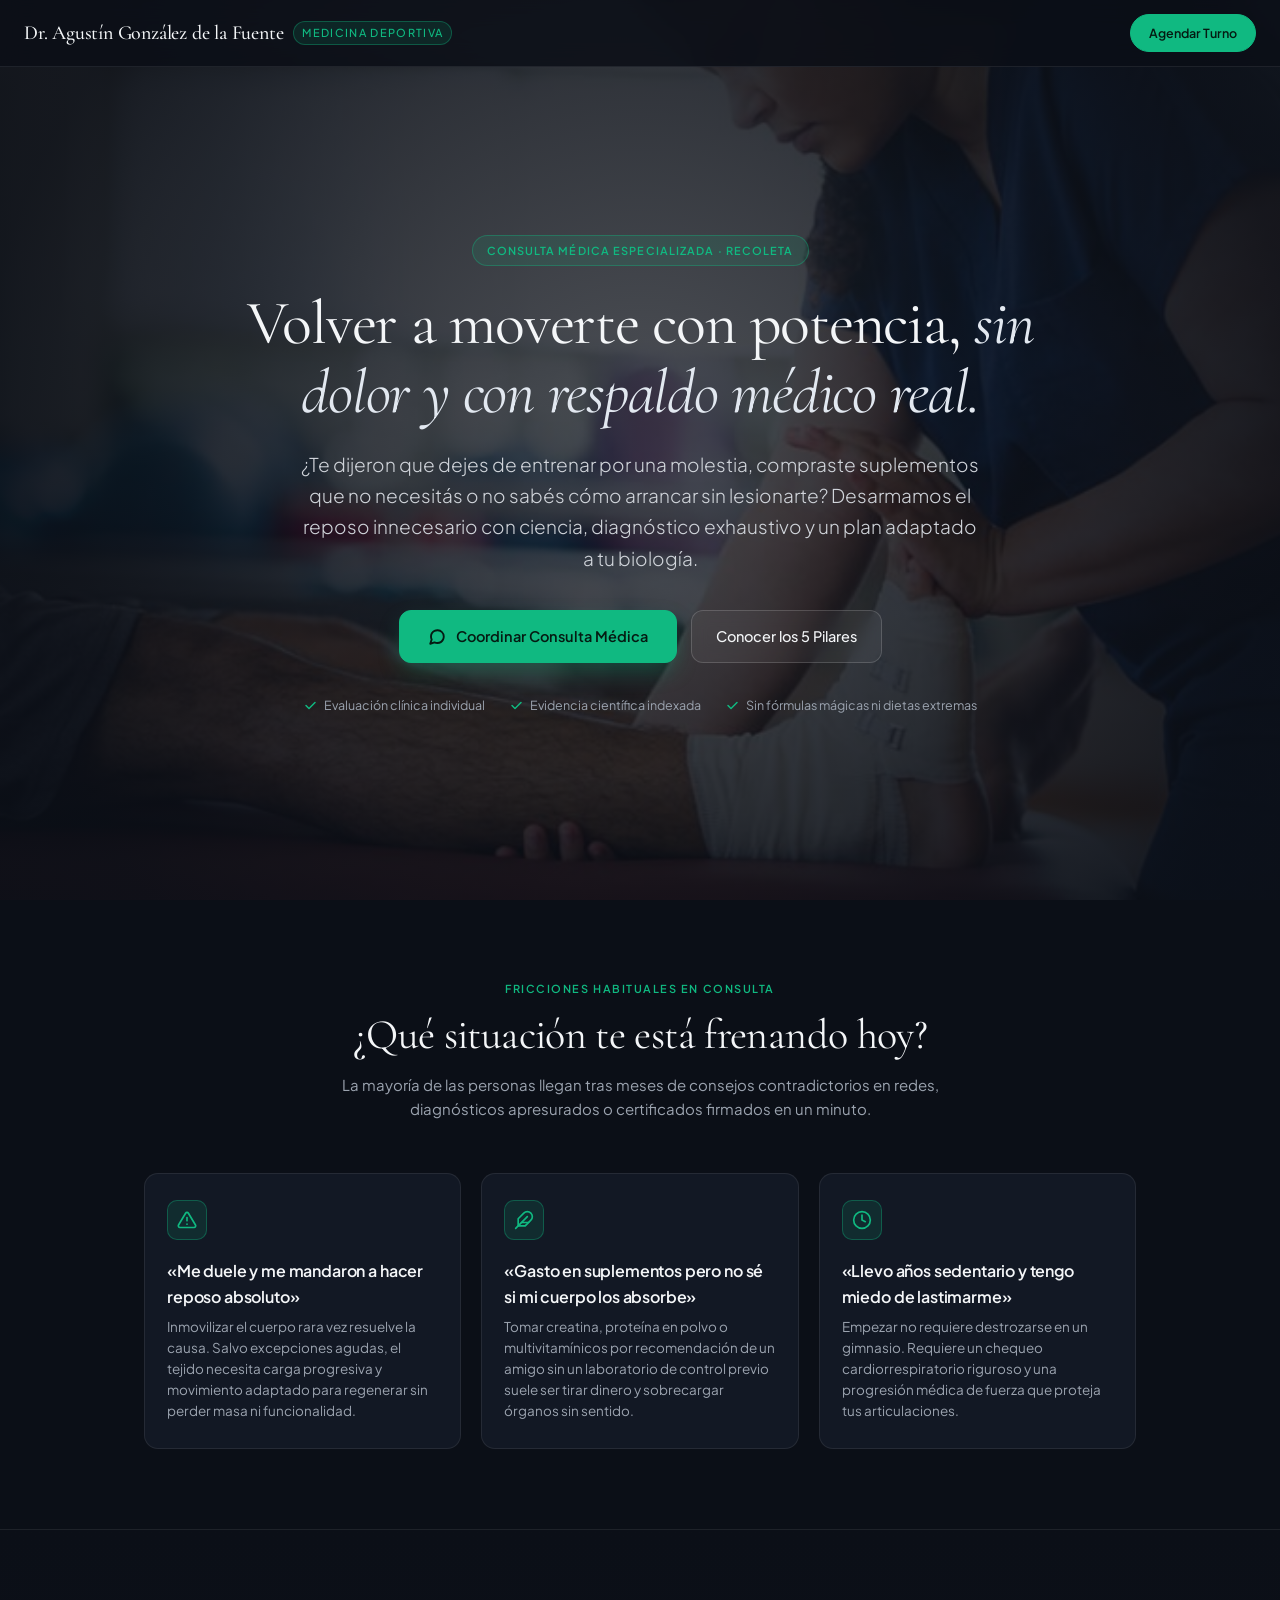
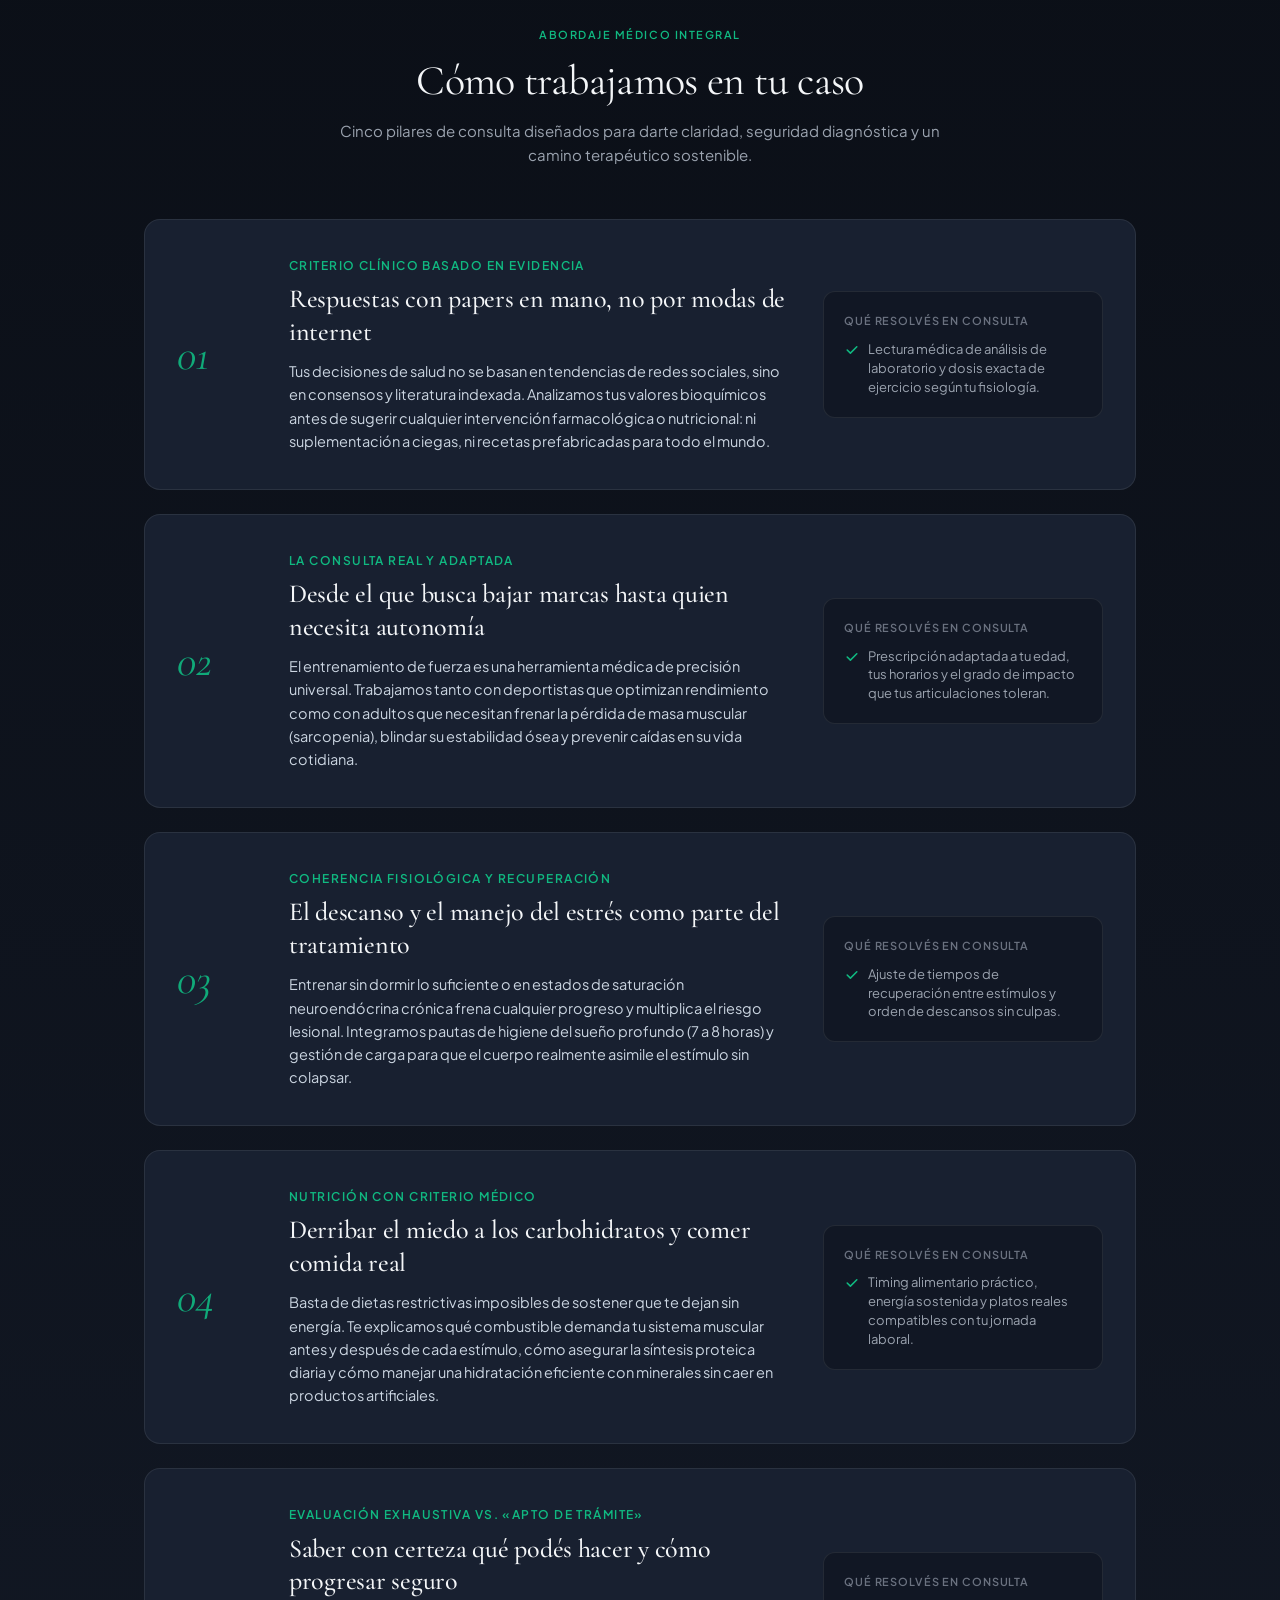
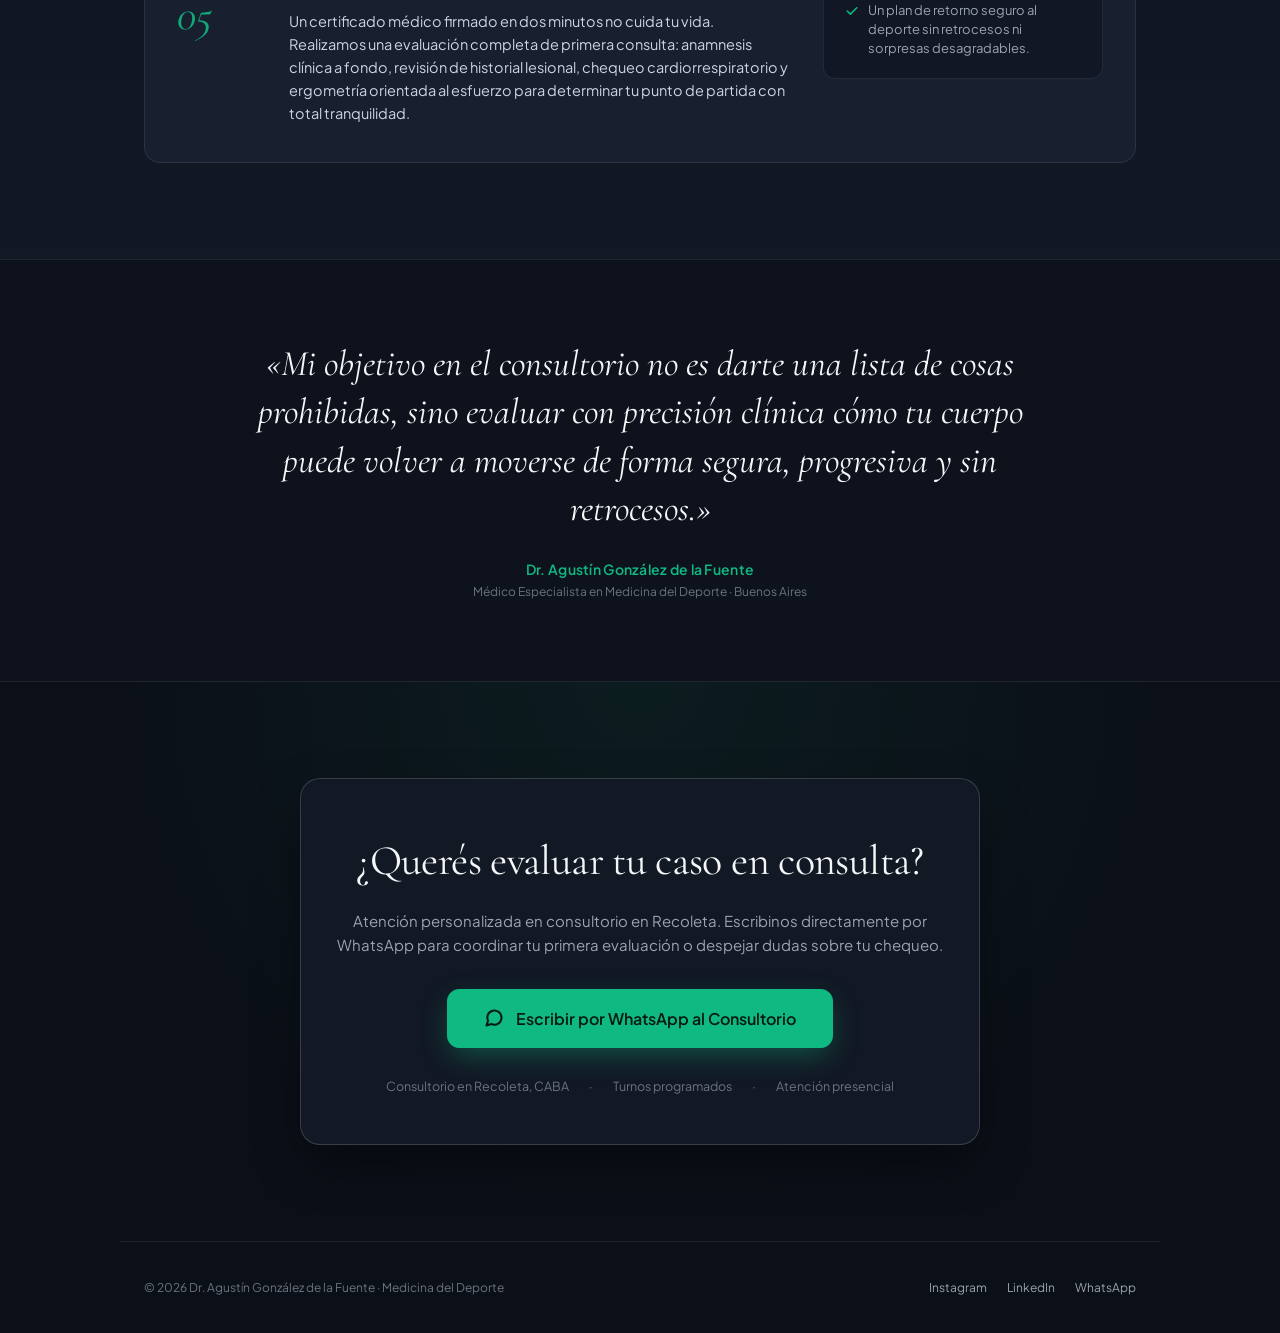
<file: index.html>
<!DOCTYPE html>
<html lang="es">
<head>
  <meta charset="UTF-8">
  <meta name="viewport" content="width=device-width, initial-scale=1.0">
  <title>Dr. Agustín González de la Fuente · Medicina Deportiva & Rendimiento</title>
  <meta name="description" content="Medicina del deporte con criterio clínico. Evaluación integral, retorno al movimiento sin dolor, nutrición basada en evidencia y prescripción médica personalizada en Recoleta, Buenos Aires.">
  <link rel="preconnect" href="https://fonts.googleapis.com">
  <link rel="preconnect" href="https://fonts.gstatic.com" crossorigin>
  <link href="https://fonts.googleapis.com/css2?family=Cormorant+Garamond:ital,wght@0,400;0,500;0,600;1,400&family=Plus+Jakarta+Sans:wght@300;400;500;600;700&display=swap" rel="stylesheet">
  <style>
    *, *::before, *::after {
      box-sizing: border-box;
      margin: 0;
      padding: 0;
    }

    :root {
      --bg-dark: #0B0F17;
      --bg-surface: #121824;
      --bg-card: #182030;
      --bg-card-hover: #1E283C;
      --line: rgba(255, 255, 255, 0.08);
      --line-strong: rgba(255, 255, 255, 0.16);
      --text-main: #F4F6F8;
      --text-muted: #9BA3AF;
      --text-faint: #6B7280;
      --accent-green: #10B981;
      --accent-green-soft: rgba(16, 185, 129, 0.12);
      --accent-green-border: rgba(16, 185, 129, 0.35);
      --serif: 'Cormorant Garamond', Georgia, serif;
      --sans: 'Plus Jakarta Sans', system-ui, -apple-system, sans-serif;
    }

    body {
      background-color: var(--bg-dark);
      color: var(--text-main);
      font-family: var(--sans);
      line-height: 1.6;
      -webkit-font-smoothing: antialiased;
      overflow-x: hidden;
    }

    /* Barra Superior Fija */
    .topbar {
      position: fixed;
      top: 0;
      left: 0;
      width: 100%;
      z-index: 50;
      background: rgba(11, 15, 23, 0.85);
      backdrop-filter: blur(12px);
      border-bottom: 1px solid var(--line);
      padding: 14px 24px;
      display: flex;
      justify-content: space-between;
      align-items: center;
    }

    .topbar-brand {
      font-family: var(--serif);
      font-size: 20px;
      font-weight: 500;
      letter-spacing: -0.01em;
      color: var(--text-main);
      text-decoration: none;
      display: flex;
      align-items: center;
      gap: 10px;
    }

    .topbar-brand span {
      font-family: var(--sans);
      font-size: 11px;
      font-weight: 500;
      text-transform: uppercase;
      letter-spacing: 0.12em;
      color: var(--accent-green);
      padding: 2px 8px;
      background: var(--accent-green-soft);
      border: 1px solid var(--accent-green-border);
      border-radius: 999px;
    }

    .topbar-actions {
      display: flex;
      align-items: center;
      gap: 16px;
    }

    .btn-topbar {
      display: inline-flex;
      align-items: center;
      gap: 8px;
      padding: 8px 18px;
      border-radius: 999px;
      font-size: 12.5px;
      font-weight: 600;
      text-decoration: none;
      transition: all 0.25s ease;
      background: var(--accent-green);
      color: #051A12;
      border: 1px solid var(--accent-green);
    }

    .btn-topbar:hover {
      background: #0ea372;
      transform: translateY(-1px);
    }

    /* Hero */
    .hero {
      position: relative;
      min-height: 100vh;
      display: flex;
      align-items: center;
      justify-content: center;
      padding: 120px 24px 70px;
      background-image: url('clinica deporte web 2.jpg');
      background-size: cover;
      background-position: center;
    }

    .hero-overlay {
      position: absolute;
      inset: 0;
      background: radial-gradient(circle at center, rgba(11, 15, 23, 0.72) 0%, rgba(11, 15, 23, 0.94) 85%);
      z-index: 1;
    }

    .hero-container {
      position: relative;
      z-index: 2;
      max-width: 820px;
      text-align: center;
      margin: 0 auto;
    }

    .pill-urgencia {
      display: inline-flex;
      align-items: center;
      gap: 8px;
      padding: 6px 14px;
      border-radius: 999px;
      font-size: 11px;
      font-weight: 600;
      text-transform: uppercase;
      letter-spacing: 0.1em;
      color: var(--accent-green);
      background: var(--accent-green-soft);
      border: 1px solid var(--accent-green-border);
      margin-bottom: 24px;
    }

    .hero-title {
      font-family: var(--serif);
      font-size: clamp(36px, 5.2vw, 62px);
      line-height: 1.1;
      font-weight: 400;
      letter-spacing: -0.02em;
      color: var(--text-main);
      margin-bottom: 22px;
    }

    .hero-title em {
      font-style: italic;
      color: #E2E8F0;
    }

    .hero-copy {
      font-size: clamp(16px, 1.8vw, 19px);
      line-height: 1.65;
      color: #D1D5DB;
      font-weight: 300;
      max-width: 680px;
      margin: 0 auto 36px;
    }

    .hero-ctas {
      display: flex;
      justify-content: center;
      gap: 14px;
      flex-wrap: wrap;
      margin-bottom: 32px;
    }

    .btn-hero-primary {
      display: inline-flex;
      align-items: center;
      gap: 10px;
      padding: 14px 28px;
      border-radius: 12px;
      font-size: 14.5px;
      font-weight: 600;
      text-decoration: none;
      background: var(--accent-green);
      color: #051A12;
      border: 1px solid var(--accent-green);
      transition: all 0.25s ease;
      box-shadow: 0 10px 25px -5px rgba(16, 185, 129, 0.35);
    }

    .btn-hero-primary:hover {
      background: #0ea372;
      transform: translateY(-2px);
      box-shadow: 0 14px 30px -5px rgba(16, 185, 129, 0.45);
    }

    .btn-hero-secondary {
      display: inline-flex;
      align-items: center;
      gap: 10px;
      padding: 14px 24px;
      border-radius: 12px;
      font-size: 14.5px;
      font-weight: 500;
      text-decoration: none;
      background: rgba(255, 255, 255, 0.05);
      color: var(--text-main);
      border: 1px solid var(--line-strong);
      backdrop-filter: blur(8px);
      transition: all 0.25s ease;
    }

    .btn-hero-secondary:hover {
      background: rgba(255, 255, 255, 0.12);
      border-color: rgba(255, 255, 255, 0.3);
      transform: translateY(-2px);
    }

    .hero-specs {
      display: flex;
      justify-content: center;
      gap: 24px;
      flex-wrap: wrap;
      font-size: 12.5px;
      color: var(--text-muted);
    }

    .hero-spec-item {
      display: inline-flex;
      align-items: center;
      gap: 6px;
    }

    .hero-spec-item svg {
      color: var(--accent-green);
    }

    /* Contenedor General */
    .container {
      max-width: 1040px;
      margin: 0 auto;
      padding: 0 24px;
    }

    /* Sección de Preguntas Clínicas / Problemas */
    .section-frustraciones {
      padding: 80px 0;
      background: var(--bg-dark);
      border-bottom: 1px solid var(--line);
    }

    .section-header {
      text-align: center;
      max-width: 640px;
      margin: 0 auto 52px;
    }

    .section-tag {
      font-size: 11px;
      text-transform: uppercase;
      letter-spacing: 0.14em;
      color: var(--accent-green);
      font-weight: 600;
      margin-bottom: 12px;
    }

    .section-title {
      font-family: var(--serif);
      font-size: clamp(28px, 3.4vw, 42px);
      line-height: 1.18;
      font-weight: 400;
      letter-spacing: -0.015em;
      color: var(--text-main);
      margin-bottom: 14px;
    }

    .section-subtitle {
      font-size: 15px;
      color: var(--text-muted);
      line-height: 1.6;
    }

    .grid-frustraciones {
      display: grid;
      grid-template-columns: repeat(3, 1fr);
      gap: 20px;
    }

    .card-frustracion {
      background: var(--bg-surface);
      border: 1px solid var(--line);
      border-radius: 14px;
      padding: 26px 22px;
      transition: all 0.25s ease;
    }

    .card-frustracion:hover {
      border-color: var(--line-strong);
      transform: translateY(-2px);
    }

    .icono-foco {
      width: 40px;
      height: 40px;
      border-radius: 10px;
      background: var(--accent-green-soft);
      border: 1px solid var(--accent-green-border);
      display: flex;
      align-items: center;
      justify-content: center;
      color: var(--accent-green);
      margin-bottom: 18px;
    }

    .card-frustracion h3 {
      font-size: 16px;
      font-weight: 600;
      margin-bottom: 8px;
      color: var(--text-main);
      letter-spacing: -0.01em;
    }

    .card-frustracion p {
      font-size: 13.5px;
      color: var(--text-muted);
      line-height: 1.55;
    }

    /* Grilla de los 5 Pilares Médicos */
    .section-ejes {
      padding: 96px 0;
      background: linear-gradient(180deg, var(--bg-dark) 0%, var(--bg-surface) 100%);
    }

    .grid-ejes {
      display: flex;
      flex-direction: column;
      gap: 24px;
      margin-top: 48px;
    }

    .eje-card {
      background: var(--bg-card);
      border: 1px solid var(--line);
      border-radius: 16px;
      padding: 36px 32px;
      display: grid;
      grid-template-columns: 80px 1fr 280px;
      gap: 32px;
      align-items: center;
      transition: all 0.3s ease;
    }

    .eje-card:hover {
      background: var(--bg-card-hover);
      border-color: var(--line-strong);
    }

    .eje-num {
      font-family: var(--serif);
      font-size: 44px;
      font-weight: 400;
      font-style: italic;
      color: var(--accent-green);
      line-height: 1;
      opacity: 0.9;
    }

    .eje-body h3 {
      font-size: 12px;
      text-transform: uppercase;
      letter-spacing: 0.12em;
      color: var(--accent-green);
      font-weight: 600;
      margin-bottom: 8px;
    }

    .eje-body h4 {
      font-family: var(--serif);
      font-size: 26px;
      font-weight: 500;
      line-height: 1.25;
      color: var(--text-main);
      letter-spacing: -0.01em;
      margin-bottom: 12px;
    }

    .eje-body p {
      font-size: 14.5px;
      color: #CBD5E1;
      line-height: 1.6;
    }

    .eje-aside {
      background: rgba(11, 15, 23, 0.45);
      border: 1px solid var(--line);
      border-radius: 12px;
      padding: 20px;
    }

    .eje-aside-title {
      font-size: 11px;
      text-transform: uppercase;
      letter-spacing: 0.08em;
      color: var(--text-faint);
      margin-bottom: 10px;
      font-weight: 600;
    }

    .eje-aside-point {
      display: flex;
      align-items: flex-start;
      gap: 8px;
      font-size: 13px;
      color: var(--text-muted);
      line-height: 1.45;
    }

    .eje-aside-point svg {
      flex-shrink: 0;
      color: var(--accent-green);
      margin-top: 2px;
    }

    /* Manifiesto / Cita Médica Central */
    .section-cita {
      padding: 80px 0;
      border-top: 1px solid var(--line);
      border-bottom: 1px solid var(--line);
      background: #0D121D;
      text-align: center;
    }

    .cita-box {
      max-width: 780px;
      margin: 0 auto;
    }

    .cita-texto {
      font-family: var(--serif);
      font-size: clamp(24px, 3.2vw, 36px);
      line-height: 1.35;
      font-weight: 400;
      font-style: italic;
      color: var(--text-main);
      margin-bottom: 24px;
    }

    .cita-autor {
      font-size: 14px;
      font-weight: 600;
      color: var(--accent-green);
      letter-spacing: 0.02em;
    }

    .cita-cargo {
      font-size: 12px;
      color: var(--text-faint);
      margin-top: 2px;
    }

    /* Consulta y Conversión Directa */
    .section-conversion {
      padding: 96px 0;
      text-align: center;
      background: radial-gradient(circle at top, rgba(16, 185, 129, 0.08) 0%, transparent 65%);
    }

    .box-conversion {
      max-width: 680px;
      margin: 0 auto;
      background: var(--bg-surface);
      border: 1px solid var(--line-strong);
      border-radius: 20px;
      padding: 48px 36px;
      box-shadow: 0 20px 50px -10px rgba(0, 0, 0, 0.5);
    }

    .box-conversion h2 {
      font-family: var(--serif);
      font-size: clamp(30px, 3.6vw, 42px);
      font-weight: 400;
      margin-bottom: 14px;
      letter-spacing: -0.015em;
    }

    .box-conversion p {
      font-size: 15px;
      color: var(--text-muted);
      line-height: 1.6;
      margin-bottom: 32px;
    }

    .btn-agenda-grande {
      display: inline-flex;
      align-items: center;
      gap: 12px;
      padding: 16px 36px;
      border-radius: 12px;
      font-size: 16px;
      font-weight: 600;
      text-decoration: none;
      background: var(--accent-green);
      color: #051A12;
      border: 1px solid var(--accent-green);
      transition: all 0.25s ease;
      box-shadow: 0 10px 30px -5px rgba(16, 185, 129, 0.4);
    }

    .btn-agenda-grande:hover {
      background: #0ea372;
      transform: translateY(-2px);
      box-shadow: 0 16px 36px -5px rgba(16, 185, 129, 0.5);
    }

    .info-consultorio {
      margin-top: 28px;
      display: flex;
      justify-content: center;
      gap: 20px;
      flex-wrap: wrap;
      font-size: 12.5px;
      color: var(--text-faint);
    }

    /* Footer */
    .footer {
      border-top: 1px solid var(--line);
      padding: 36px 24px;
      font-size: 12px;
      color: var(--text-faint);
      display: flex;
      justify-content: space-between;
      align-items: center;
      max-width: 1040px;
      margin: 0 auto;
      flex-wrap: wrap;
      gap: 16px;
    }

    .footer-links a {
      color: var(--text-muted);
      text-decoration: none;
      margin-left: 18px;
      transition: color 0.2s ease;
    }

    .footer-links a:hover {
      color: var(--accent-green);
    }

    /* Botón Flotante Mobile */
    .btn-flotante-mobile {
      display: none;
      position: fixed;
      bottom: 20px;
      left: 20px;
      right: 20px;
      z-index: 99;
      background: var(--accent-green);
      color: #051A12;
      font-weight: 700;
      font-size: 15px;
      padding: 14px 20px;
      border-radius: 14px;
      text-align: center;
      text-decoration: none;
      box-shadow: 0 12px 30px rgba(0, 0, 0, 0.7);
      align-items: center;
      justify-content: center;
      gap: 8px;
    }

    /* Responsive */
    @media (max-width: 900px) {
      .grid-frustraciones {
        grid-template-columns: 1fr;
      }

      .eje-card {
        grid-template-columns: 1fr;
        gap: 20px;
        padding: 28px 24px;
      }

      .eje-num {
        font-size: 32px;
      }

      .eje-aside {
        margin-top: 8px;
      }
    }

    @media (max-width: 640px) {
      .topbar {
        padding: 12px 16px;
      }

      .topbar-brand span {
        display: none;
      }

      .hero {
        padding: 100px 16px 60px;
      }

      .hero-ctas {
        flex-direction: column;
        align-items: stretch;
      }

      .btn-hero-primary, .btn-hero-secondary {
        justify-content: center;
      }

      .box-conversion {
        padding: 32px 20px;
      }

      .btn-flotante-mobile {
        display: flex;
      }

      body {
        padding-bottom: 70px;
      }

      .footer {
        flex-direction: column;
        align-items: flex-start;
      }

      .footer-links a {
        margin-left: 0;
        margin-right: 16px;
      }
    }
  </style>
</head>
<body>

  <!-- Barra Superior -->
  <header class="topbar">
    <a href="#" class="topbar-brand">
      Dr. Agustín González de la Fuente
      <span>Medicina Deportiva</span>
    </a>
    <div class="topbar-actions">
      <a href="https://wa.me/5491125468053?text=Hola%20Dr.%20Agust%C3%ADn,%20quisiera%20coordinar%20una%20consulta%20m%C3%A9dica." class="btn-topbar" target="_blank" rel="noopener">
        <span>Agendar Turno</span>
      </a>
    </div>
  </header>

  <!-- Hero enfocado en el dolor del paciente -->
  <section class="hero">
    <div class="hero-overlay"></div>
    <div class="hero-container">
      <div class="pill-urgencia">Consulta Médica Especializada · Recoleta</div>
      <h1 class="hero-title">
        Volver a moverte con potencia, <em>sin dolor y con respaldo médico real.</em>
      </h1>
      <p class="hero-copy">
        ¿Te dijeron que dejes de entrenar por una molestia, compraste suplementos que no necesitás o no sabés cómo arrancar sin lesionarte? Desarmamos el reposo innecesario con ciencia, diagnóstico exhaustivo y un plan adaptado a tu biología.
      </p>
      <div class="hero-ctas">
        <a href="https://wa.me/5491125468053?text=Hola%20Dr.%20Agust%C3%ADn,%20quiero%20hacer%20una%20primera%20consulta%20deportol%C3%B3gica." class="btn-hero-primary" target="_blank" rel="noopener">
          <svg width="18" height="18" viewBox="0 0 24 24" fill="none" stroke="currentColor" stroke-width="2.5" stroke-linecap="round" stroke-linejoin="round">
            <path d="M21 11.5a8.38 8.38 0 0 1-.9 3.8 8.5 8.5 0 0 1-7.6 4.7 8.38 8.38 0 0 1-3.8-.9L3 21l1.9-5.7a8.38 8.38 0 0 1-.9-3.8 8.5 8.5 0 0 1 4.7-7.6 8.38 8.38 0 0 1 3.8-.9h.5a8.48 8.48 0 0 1 8 8v.5z"/>
          </svg>
          Coordinar Consulta Médica
        </a>
        <a href="#soluciones" class="btn-hero-secondary">
          Conocer los 5 Pilares
        </a>
      </div>
      <div class="hero-specs">
        <div class="hero-spec-item">
          <svg width="15" height="15" viewBox="0 0 20 20" fill="currentColor"><path fill-rule="evenodd" d="M16.707 5.293a1 1 0 010 1.414l-8 8a1 1 0 01-1.414 0l-4-4a1 1 0 011.414-1.414L8 12.586l7.293-7.293a1 1 0 011.414 0z" clip-rule="evenodd"/></svg>
          Evaluación clínica individual
        </div>
        <div class="hero-spec-item">
          <svg width="15" height="15" viewBox="0 0 20 20" fill="currentColor"><path fill-rule="evenodd" d="M16.707 5.293a1 1 0 010 1.414l-8 8a1 1 0 01-1.414 0l-4-4a1 1 0 011.414-1.414L8 12.586l7.293-7.293a1 1 0 011.414 0z" clip-rule="evenodd"/></svg>
          Evidencia científica indexada
        </div>
        <div class="hero-spec-item">
          <svg width="15" height="15" viewBox="0 0 20 20" fill="currentColor"><path fill-rule="evenodd" d="M16.707 5.293a1 1 0 010 1.414l-8 8a1 1 0 01-1.414 0l-4-4a1 1 0 011.414-1.414L8 12.586l7.293-7.293a1 1 0 011.414 0z" clip-rule="evenodd"/></svg>
          Sin fórmulas mágicas ni dietas extremas
        </div>
      </div>
    </div>
  </section>

  <!-- Fricciones comunes que traen los pacientes a consulta -->
  <section class="section-frustraciones">
    <div class="container">
      <div class="section-header">
        <div class="section-tag">Fricciones habituales en consulta</div>
        <h2 class="section-title">¿Qué situación te está frenando hoy?</h2>
        <p class="section-subtitle">La mayoría de las personas llegan tras meses de consejos contradictorios en redes, diagnósticos apresurados o certificados firmados en un minuto.</p>
      </div>

      <div class="grid-frustraciones">
        <div class="card-frustracion">
          <div class="icono-foco">
            <svg width="20" height="20" viewBox="0 0 24 24" fill="none" stroke="currentColor" stroke-width="2" stroke-linecap="round" stroke-linejoin="round">
              <path d="M10.29 3.86L1.82 18a2 2 0 0 0 1.71 3h16.94a2 2 0 0 0 1.71-3L13.71 3.86a2 2 0 0 0-3.42 0z"/>
              <line x1="12" y1="9" x2="12" y2="13"/>
              <line x1="12" y1="17" x2="12.01" y2="17"/>
            </svg>
          </div>
          <h3>«Me duele y me mandaron a hacer reposo absoluto»</h3>
          <p>Inmovilizar el cuerpo rara vez resuelve la causa. Salvo excepciones agudas, el tejido necesita carga progresiva y movimiento adaptado para regenerar sin perder masa ni funcionalidad.</p>
        </div>

        <div class="card-frustracion">
          <div class="icono-foco">
            <svg width="20" height="20" viewBox="0 0 24 24" fill="none" stroke="currentColor" stroke-width="2" stroke-linecap="round" stroke-linejoin="round">
              <path d="M20.24 12.24a6 6 0 0 0-8.49-8.49L5 10.5V19h8.5z"/>
              <line x1="16" y1="8" x2="2" y2="22"/>
              <line x1="17.5" y1="15" x2="9" y2="15"/>
            </svg>
          </div>
          <h3>«Gasto en suplementos pero no sé si mi cuerpo los absorbe»</h3>
          <p>Tomar creatina, proteína en polvo o multivitamínicos por recomendación de un amigo sin un laboratorio de control previo suele ser tirar dinero y sobrecargar órganos sin sentido.</p>
        </div>

        <div class="card-frustracion">
          <div class="icono-foco">
            <svg width="20" height="20" viewBox="0 0 24 24" fill="none" stroke="currentColor" stroke-width="2" stroke-linecap="round" stroke-linejoin="round">
              <circle cx="12" cy="12" r="10"/>
              <polyline points="12 6 12 12 16 14"/>
            </svg>
          </div>
          <h3>«Llevo años sedentario y tengo miedo de lastimarme»</h3>
          <p>Empezar no requiere destrozarse en un gimnasio. Requiere un chequeo cardiorrespiratorio riguroso y una progresión médica de fuerza que proteja tus articulaciones.</p>
        </div>
      </div>
    </div>
  </section>

  <!-- Los 5 Ejes Clínicos -->
  <section class="section-ejes" id="soluciones">
    <div class="container">
      <div class="section-header">
        <div class="section-tag">Abordaje Médico Integral</div>
        <h2 class="section-title">Cómo trabajamos en tu caso</h2>
        <p class="section-subtitle">Cinco pilares de consulta diseñados para darte claridad, seguridad diagnóstica y un camino terapéutico sostenible.</p>
      </div>

      <div class="grid-ejes">
        
        <!-- EJE 01 -->
        <article class="eje-card">
          <div class="eje-num">01</div>
          <div class="eje-body">
            <h3>Criterio Clínico Basado en Evidencia</h3>
            <h4>Respuestas con papers en mano, no por modas de internet</h4>
            <p>
              Tus decisiones de salud no se basan en tendencias de redes sociales, sino en consensos y literatura indexada. Analizamos tus valores bioquímicos antes de sugerir cualquier intervención farmacológica o nutricional: ni suplementación a ciegas, ni recetas prefabricadas para todo el mundo.
            </p>
          </div>
          <div class="eje-aside">
            <div class="eje-aside-title">Qué resolvés en consulta</div>
            <div class="eje-aside-point">
              <svg width="16" height="16" viewBox="0 0 20 20" fill="currentColor"><path fill-rule="evenodd" d="M16.707 5.293a1 1 0 010 1.414l-8 8a1 1 0 01-1.414 0l-4-4a1 1 0 011.414-1.414L8 12.586l7.293-7.293a1 1 0 011.414 0z" clip-rule="evenodd"/></svg>
              <span>Lectura médica de análisis de laboratorio y dosis exacta de ejercicio según tu fisiología.</span>
            </div>
          </div>
        </article>

        <!-- EJE 02 -->
        <article class="eje-card">
          <div class="eje-num">02</div>
          <div class="eje-body">
            <h3>La Consulta Real y Adaptada</h3>
            <h4>Desde el que busca bajar marcas hasta quien necesita autonomía</h4>
            <p>
              El entrenamiento de fuerza es una herramienta médica de precisión universal. Trabajamos tanto con deportistas que optimizan rendimiento como con adultos que necesitan frenar la pérdida de masa muscular (sarcopenia), blindar su estabilidad ósea y prevenir caídas en su vida cotidiana.
            </p>
          </div>
          <div class="eje-aside">
            <div class="eje-aside-title">Qué resolvés en consulta</div>
            <div class="eje-aside-point">
              <svg width="16" height="16" viewBox="0 0 20 20" fill="currentColor"><path fill-rule="evenodd" d="M16.707 5.293a1 1 0 010 1.414l-8 8a1 1 0 01-1.414 0l-4-4a1 1 0 011.414-1.414L8 12.586l7.293-7.293a1 1 0 011.414 0z" clip-rule="evenodd"/></svg>
              <span>Prescripción adaptada a tu edad, tus horarios y el grado de impacto que tus articulaciones toleran.</span>
            </div>
          </div>
        </article>

        <!-- EJE 03 -->
        <article class="eje-card">
          <div class="eje-num">03</div>
          <div class="eje-body">
            <h3>Coherencia Fisiológica y Recuperación</h3>
            <h4>El descanso y el manejo del estrés como parte del tratamiento</h4>
            <p>
              Entrenar sin dormir lo suficiente o en estados de saturación neuroendócrina crónica frena cualquier progreso y multiplica el riesgo lesional. Integramos pautas de higiene del sueño profundo (7 a 8 horas) y gestión de carga para que el cuerpo realmente asimile el estímulo sin colapsar.
            </p>
          </div>
          <div class="eje-aside">
            <div class="eje-aside-title">Qué resolvés en consulta</div>
            <div class="eje-aside-point">
              <svg width="16" height="16" viewBox="0 0 20 20" fill="currentColor"><path fill-rule="evenodd" d="M16.707 5.293a1 1 0 010 1.414l-8 8a1 1 0 01-1.414 0l-4-4a1 1 0 011.414-1.414L8 12.586l7.293-7.293a1 1 0 011.414 0z" clip-rule="evenodd"/></svg>
              <span>Ajuste de tiempos de recuperación entre estímulos y orden de descansos sin culpas.</span>
            </div>
          </div>
        </article>

        <!-- EJE 04 -->
        <article class="eje-card">
          <div class="eje-num">04</div>
          <div class="eje-body">
            <h3>Nutrición con Criterio Médico</h3>
            <h4>Derribar el miedo a los carbohidratos y comer comida real</h4>
            <p>
              Basta de dietas restrictivas imposibles de sostener que te dejan sin energía. Te explicamos qué combustible demanda tu sistema muscular antes y después de cada estímulo, cómo asegurar la síntesis proteica diaria y cómo manejar una hidratación eficiente con minerales sin caer en productos artificiales.
            </p>
          </div>
          <div class="eje-aside">
            <div class="eje-aside-title">Qué resolvés en consulta</div>
            <div class="eje-aside-point">
              <svg width="16" height="16" viewBox="0 0 20 20" fill="currentColor"><path fill-rule="evenodd" d="M16.707 5.293a1 1 0 010 1.414l-8 8a1 1 0 01-1.414 0l-4-4a1 1 0 011.414-1.414L8 12.586l7.293-7.293a1 1 0 011.414 0z" clip-rule="evenodd"/></svg>
              <span>Timing alimentario práctico, energía sostenida y platos reales compatibles con tu jornada laboral.</span>
            </div>
          </div>
        </article>

        <!-- EJE 05 -->
        <article class="eje-card">
          <div class="eje-num">05</div>
          <div class="eje-body">
            <h3>Evaluación Exhaustiva vs. «Apto de Trámite»</h3>
            <h4>Saber con certeza qué podés hacer y cómo progresar seguro</h4>
            <p>
              Un certificado médico firmado en dos minutos no cuida tu vida. Realizamos una evaluación completa de primera consulta: anamnesis clínica a fondo, revisión de historial lesional, chequeo cardiorrespiratorio y ergometría orientada al esfuerzo para determinar tu punto de partida con total tranquilidad.
            </p>
          </div>
          <div class="eje-aside">
            <div class="eje-aside-title">Qué resolvés en consulta</div>
            <div class="eje-aside-point">
              <svg width="16" height="16" viewBox="0 0 20 20" fill="currentColor"><path fill-rule="evenodd" d="M16.707 5.293a1 1 0 010 1.414l-8 8a1 1 0 01-1.414 0l-4-4a1 1 0 011.414-1.414L8 12.586l7.293-7.293a1 1 0 011.414 0z" clip-rule="evenodd"/></svg>
              <span>Un plan de retorno seguro al deporte sin retrocesos ni sorpresas desagradables.</span>
            </div>
          </div>
        </article>

      </div>
    </div>
  </section>

  <!-- Cita central de autoridad y confianza -->
  <section class="section-cita">
    <div class="container">
      <div class="cita-box">
        <blockquote class="cita-texto">
          «Mi objetivo en el consultorio no es darte una lista de cosas prohibidas, sino evaluar con precisión clínica cómo tu cuerpo puede volver a moverse de forma segura, progresiva y sin retrocesos.»
        </blockquote>
        <div class="cita-autor">Dr. Agustín González de la Fuente</div>
        <div class="cita-cargo">Médico Especialista en Medicina del Deporte · Buenos Aires</div>
      </div>
    </div>
  </section>

  <!-- Caja de Conversión / Pauta -->
  <section class="section-conversion" id="contacto">
    <div class="container">
      <div class="box-conversion">
        <h2>¿Querés evaluar tu caso en consulta?</h2>
        <p>
          Atención personalizada en consultorio en Recoleta. Escribinos directamente por WhatsApp para coordinar tu primera evaluación o despejar dudas sobre tu chequeo.
        </p>
        <a href="https://wa.me/5491125468053?text=Hola%20Dr.%20Agust%C3%ADn,%20quisiera%20agendar%20una%20primera%20consulta%20m%C3%A9dica%20en%20el%20consultorio." class="btn-agenda-grande" target="_blank" rel="noopener">
          <svg width="20" height="20" viewBox="0 0 24 24" fill="none" stroke="currentColor" stroke-width="2.5" stroke-linecap="round" stroke-linejoin="round">
            <path d="M21 11.5a8.38 8.38 0 0 1-.9 3.8 8.5 8.5 0 0 1-7.6 4.7 8.38 8.38 0 0 1-3.8-.9L3 21l1.9-5.7a8.38 8.38 0 0 1-.9-3.8 8.5 8.5 0 0 1 4.7-7.6 8.38 8.38 0 0 1 3.8-.9h.5a8.48 8.48 0 0 1 8 8v.5z"/>
          </svg>
          Escribir por WhatsApp al Consultorio
        </a>
        <div class="info-consultorio">
          <span>Consultorio en Recoleta, CABA</span>
          <span>·</span>
          <span>Turnos programados</span>
          <span>·</span>
          <span>Atención presencial</span>
        </div>
      </div>
    </div>
  </section>

  <!-- Pie de página -->
  <footer class="footer">
    <div>
      © 2026 Dr. Agustín González de la Fuente · Medicina del Deporte
    </div>
    <div class="footer-links">
      <a href="https://www.instagram.com/deportologia.agustingdelaf" target="_blank" rel="noopener">Instagram</a>
      <a href="https://www.linkedin.com/in/agustin-gonzalez-de-la-fuente" target="_blank" rel="noopener">LinkedIn</a>
      <a href="https://wa.me/5491125468053" target="_blank" rel="noopener">WhatsApp</a>
    </div>
  </footer>

  <!-- Botón Flotante para Tráfico Mobile (Pauta) -->
  <a href="https://wa.me/5491125468053?text=Hola%20Dr.%20Agust%C3%ADn,%20te%20escribo%20desde%20la%20web%20para%20coordinar%20un%20turno." class="btn-flotante-mobile" target="_blank" rel="noopener">
    <svg width="20" height="20" viewBox="0 0 24 24" fill="none" stroke="currentColor" stroke-width="2.5" stroke-linecap="round" stroke-linejoin="round">
      <path d="M21 11.5a8.38 8.38 0 0 1-.9 3.8 8.5 8.5 0 0 1-7.6 4.7 8.38 8.38 0 0 1-3.8-.9L3 21l1.9-5.7a8.38 8.38 0 0 1-.9-3.8 8.5 8.5 0 0 1 4.7-7.6 8.38 8.38 0 0 1 3.8-.9h.5a8.48 8.48 0 0 1 8 8v.5z"/>
    </svg>
    Consultar por WhatsApp
  </a>

</body>
</html>
</file>
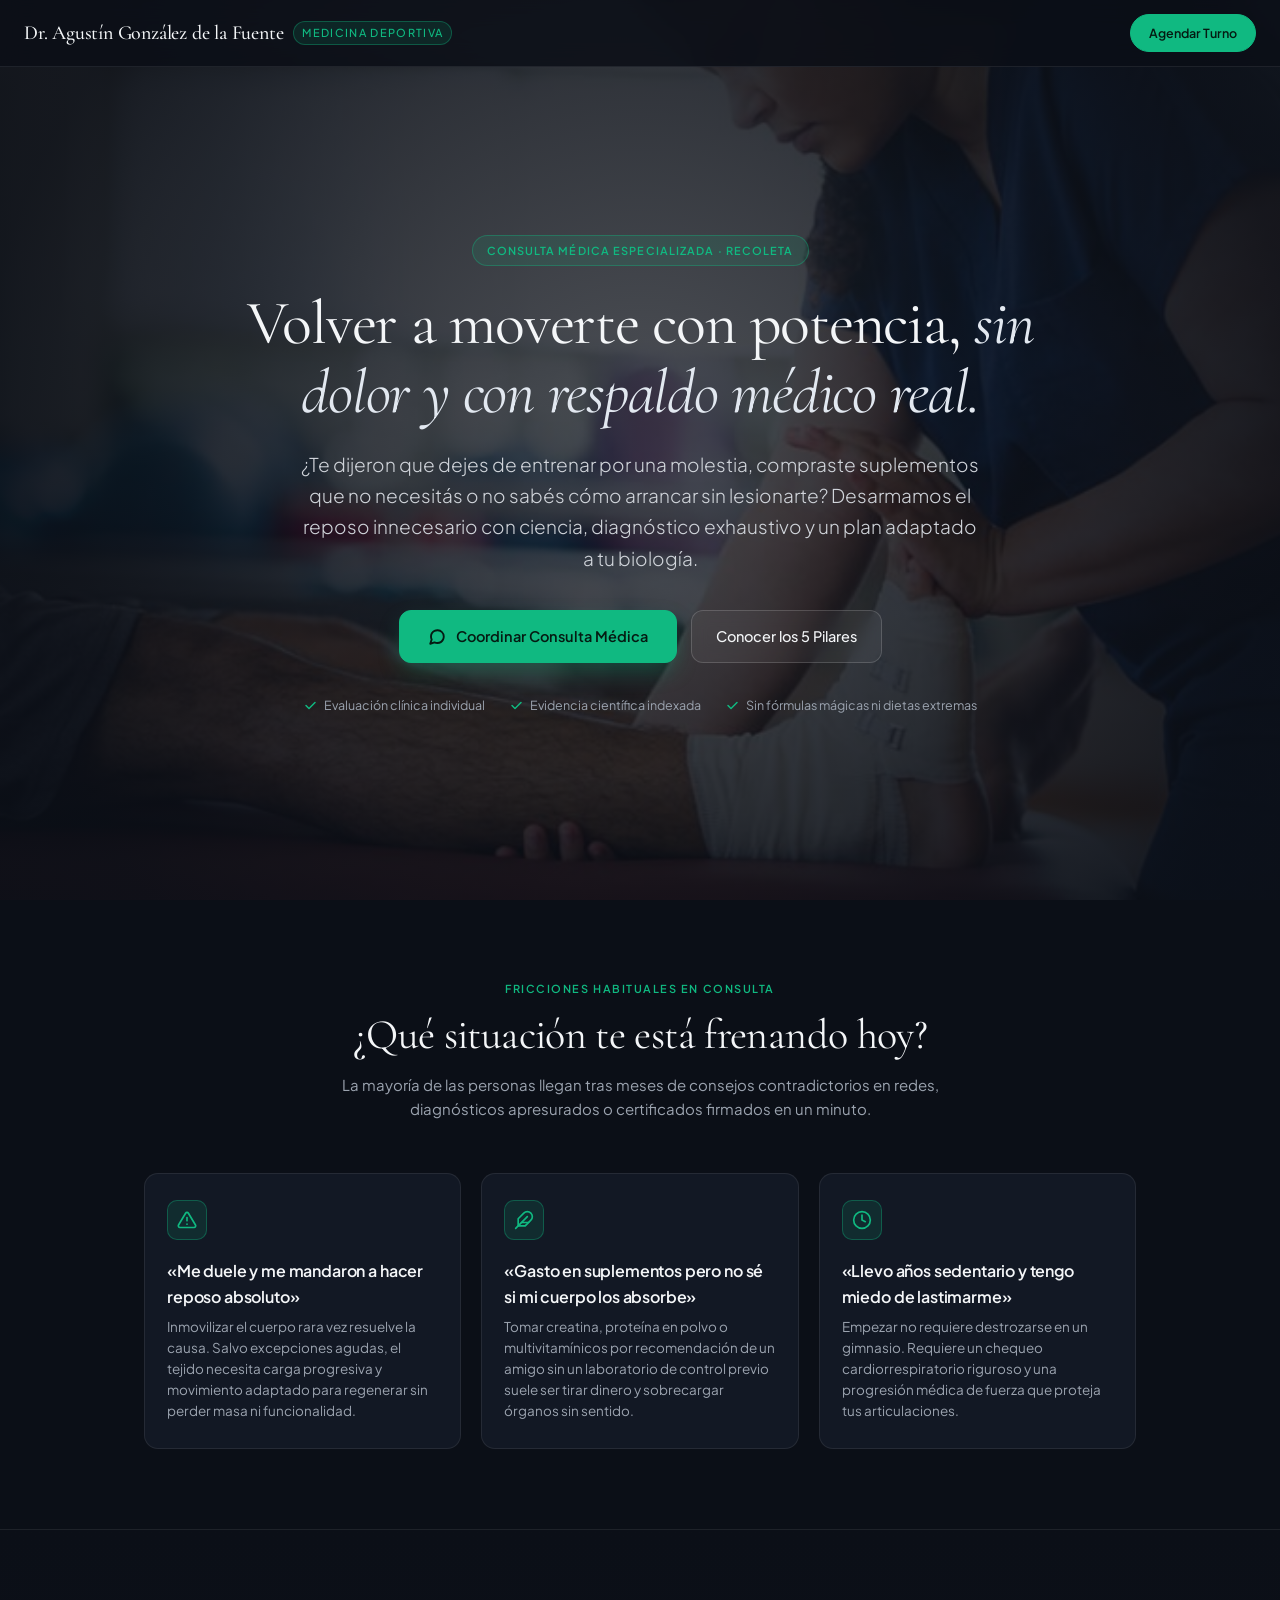
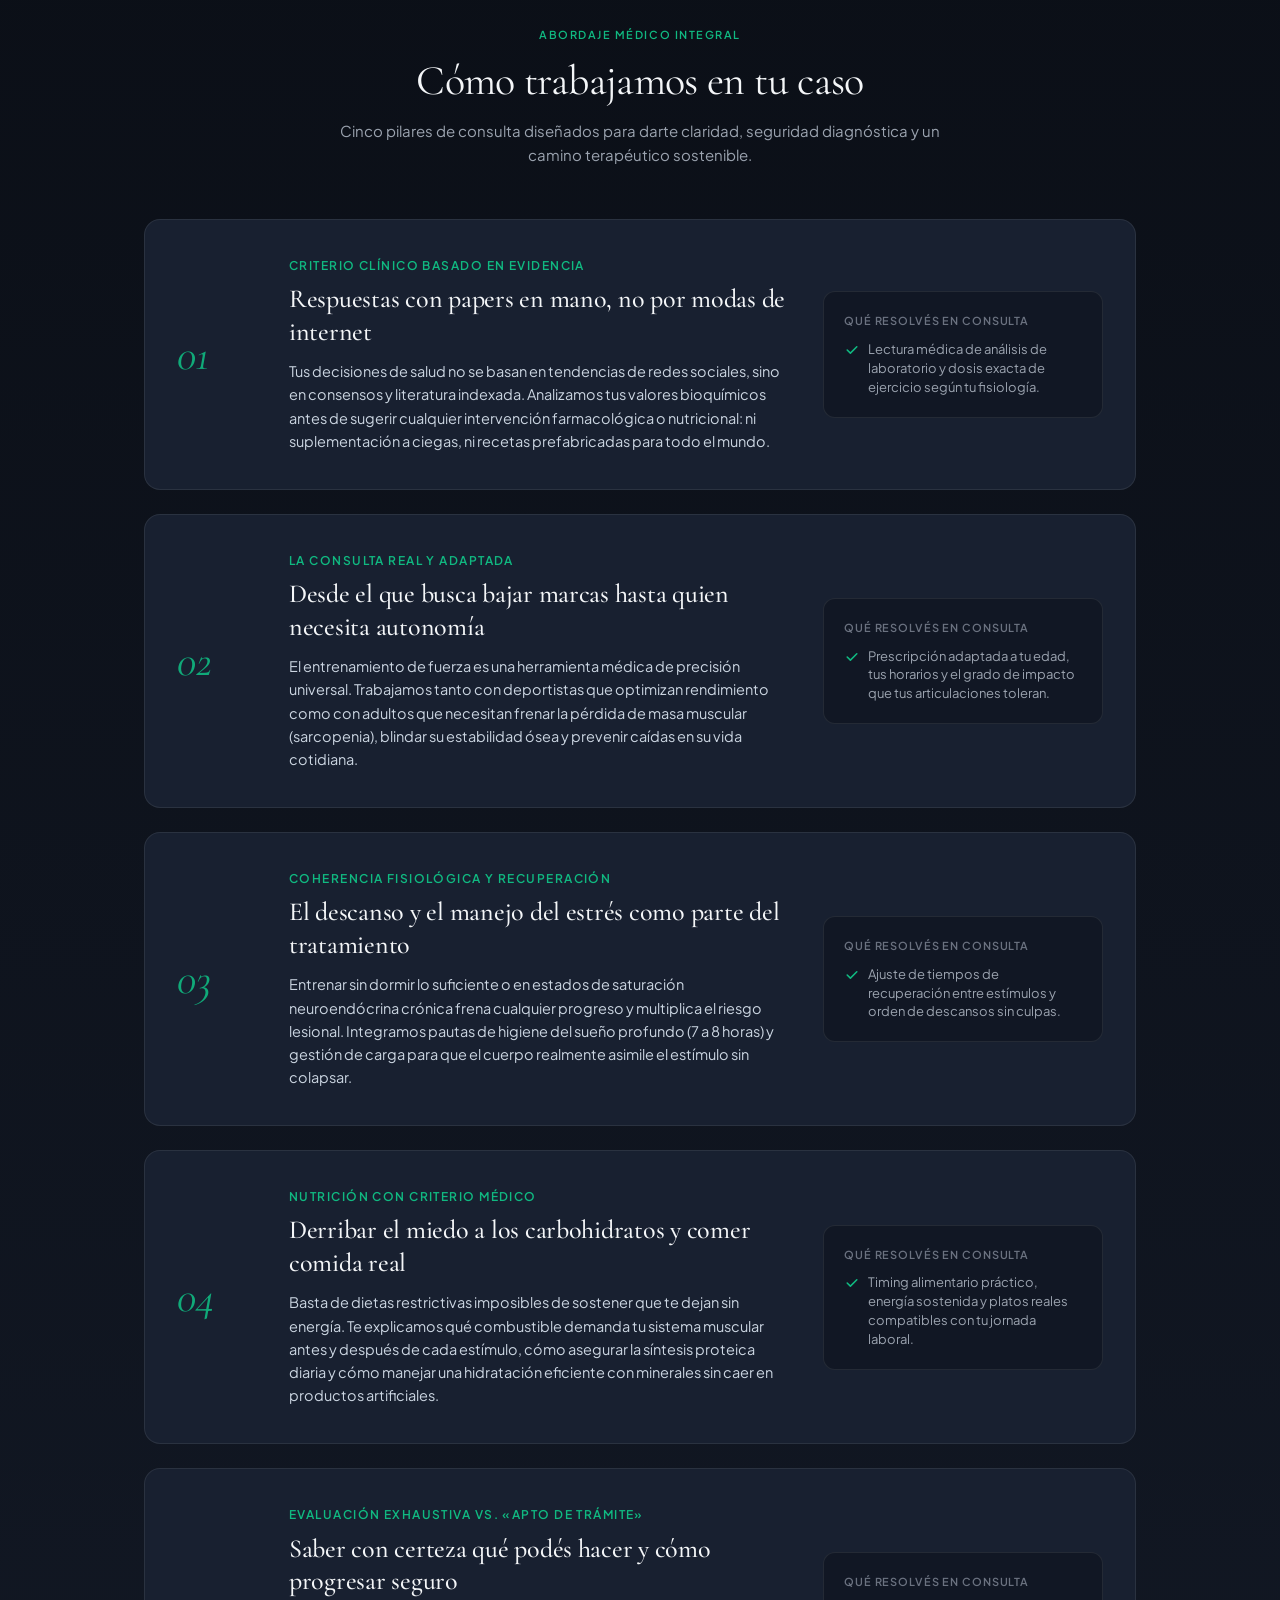
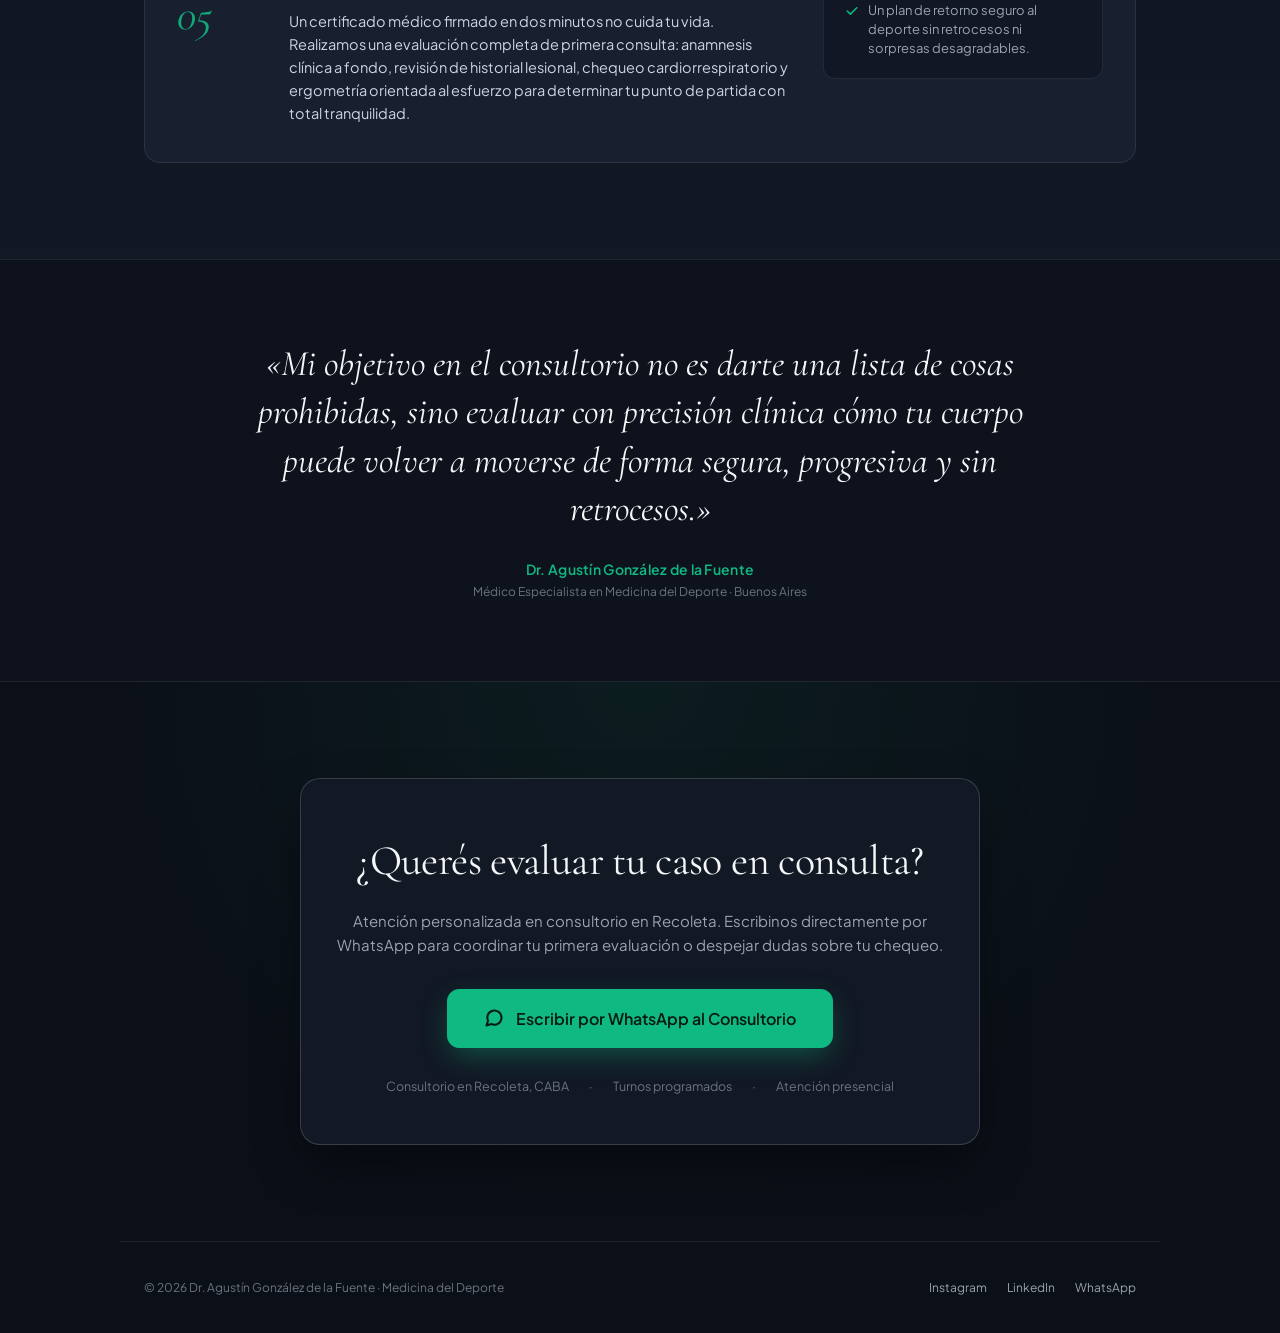
<file: index2.html>
<!DOCTYPE html>
<html lang="es">
<head>
  <meta charset="UTF-8">
  <meta name="viewport" content="width=device-width, initial-scale=1.0">
  <title>Dr. Agustín González de la Fuente · Medicina Deportiva & Rendimiento</title>
  <meta name="description" content="Medicina del deporte con criterio clínico. Evaluación integral, retorno al movimiento sin dolor, nutrición basada en evidencia y prescripción médica personalizada en Recoleta, Buenos Aires.">
  <link rel="preconnect" href="https://fonts.googleapis.com">
  <link rel="preconnect" href="https://fonts.gstatic.com" crossorigin>
  <link href="https://fonts.googleapis.com/css2?family=Cormorant+Garamond:ital,wght@0,400;0,500;0,600;1,400&family=Plus+Jakarta+Sans:wght@300;400;500;600;700&display=swap" rel="stylesheet">
  <style>
    *, *::before, *::after {
      box-sizing: border-box;
      margin: 0;
      padding: 0;
    }

    :root {
      --bg-dark: #0B0F17;
      --bg-surface: #121824;
      --bg-card: #182030;
      --bg-card-hover: #1E283C;
      --line: rgba(255, 255, 255, 0.08);
      --line-strong: rgba(255, 255, 255, 0.16);
      --text-main: #F4F6F8;
      --text-muted: #9BA3AF;
      --text-faint: #6B7280;
      --accent-green: #10B981;
      --accent-green-soft: rgba(16, 185, 129, 0.12);
      --accent-green-border: rgba(16, 185, 129, 0.35);
      --serif: 'Cormorant Garamond', Georgia, serif;
      --sans: 'Plus Jakarta Sans', system-ui, -apple-system, sans-serif;
    }

    body {
      background-color: var(--bg-dark);
      color: var(--text-main);
      font-family: var(--sans);
      line-height: 1.6;
      -webkit-font-smoothing: antialiased;
      overflow-x: hidden;
    }

    /* Barra Superior Fija */
    .topbar {
      position: fixed;
      top: 0;
      left: 0;
      width: 100%;
      z-index: 50;
      background: rgba(11, 15, 23, 0.85);
      backdrop-filter: blur(12px);
      border-bottom: 1px solid var(--line);
      padding: 14px 24px;
      display: flex;
      justify-content: space-between;
      align-items: center;
    }

    .topbar-brand {
      font-family: var(--serif);
      font-size: 20px;
      font-weight: 500;
      letter-spacing: -0.01em;
      color: var(--text-main);
      text-decoration: none;
      display: flex;
      align-items: center;
      gap: 10px;
    }

    .topbar-brand span {
      font-family: var(--sans);
      font-size: 11px;
      font-weight: 500;
      text-transform: uppercase;
      letter-spacing: 0.12em;
      color: var(--accent-green);
      padding: 2px 8px;
      background: var(--accent-green-soft);
      border: 1px solid var(--accent-green-border);
      border-radius: 999px;
    }

    .topbar-actions {
      display: flex;
      align-items: center;
      gap: 16px;
    }

    .btn-topbar {
      display: inline-flex;
      align-items: center;
      gap: 8px;
      padding: 8px 18px;
      border-radius: 999px;
      font-size: 12.5px;
      font-weight: 600;
      text-decoration: none;
      transition: all 0.25s ease;
      background: var(--accent-green);
      color: #051A12;
      border: 1px solid var(--accent-green);
    }

    .btn-topbar:hover {
      background: #0ea372;
      transform: translateY(-1px);
    }

    /* Hero */
    .hero {
      position: relative;
      min-height: 100vh;
      display: flex;
      align-items: center;
      justify-content: center;
      padding: 120px 24px 70px;
      background-image: url('clinica deporte web 2.jpg');
      background-size: cover;
      background-position: center;
    }

    .hero-overlay {
      position: absolute;
      inset: 0;
      background: radial-gradient(circle at center, rgba(11, 15, 23, 0.72) 0%, rgba(11, 15, 23, 0.94) 85%);
      z-index: 1;
    }

    .hero-container {
      position: relative;
      z-index: 2;
      max-width: 820px;
      text-align: center;
      margin: 0 auto;
    }

    .pill-urgencia {
      display: inline-flex;
      align-items: center;
      gap: 8px;
      padding: 6px 14px;
      border-radius: 999px;
      font-size: 11px;
      font-weight: 600;
      text-transform: uppercase;
      letter-spacing: 0.1em;
      color: var(--accent-green);
      background: var(--accent-green-soft);
      border: 1px solid var(--accent-green-border);
      margin-bottom: 24px;
    }

    .hero-title {
      font-family: var(--serif);
      font-size: clamp(36px, 5.2vw, 62px);
      line-height: 1.1;
      font-weight: 400;
      letter-spacing: -0.02em;
      color: var(--text-main);
      margin-bottom: 22px;
    }

    .hero-title em {
      font-style: italic;
      color: #E2E8F0;
    }

    .hero-copy {
      font-size: clamp(16px, 1.8vw, 19px);
      line-height: 1.65;
      color: #D1D5DB;
      font-weight: 300;
      max-width: 680px;
      margin: 0 auto 36px;
    }

    .hero-ctas {
      display: flex;
      justify-content: center;
      gap: 14px;
      flex-wrap: wrap;
      margin-bottom: 32px;
    }

    .btn-hero-primary {
      display: inline-flex;
      align-items: center;
      gap: 10px;
      padding: 14px 28px;
      border-radius: 12px;
      font-size: 14.5px;
      font-weight: 600;
      text-decoration: none;
      background: var(--accent-green);
      color: #051A12;
      border: 1px solid var(--accent-green);
      transition: all 0.25s ease;
      box-shadow: 0 10px 25px -5px rgba(16, 185, 129, 0.35);
    }

    .btn-hero-primary:hover {
      background: #0ea372;
      transform: translateY(-2px);
      box-shadow: 0 14px 30px -5px rgba(16, 185, 129, 0.45);
    }

    .btn-hero-secondary {
      display: inline-flex;
      align-items: center;
      gap: 10px;
      padding: 14px 24px;
      border-radius: 12px;
      font-size: 14.5px;
      font-weight: 500;
      text-decoration: none;
      background: rgba(255, 255, 255, 0.05);
      color: var(--text-main);
      border: 1px solid var(--line-strong);
      backdrop-filter: blur(8px);
      transition: all 0.25s ease;
    }

    .btn-hero-secondary:hover {
      background: rgba(255, 255, 255, 0.12);
      border-color: rgba(255, 255, 255, 0.3);
      transform: translateY(-2px);
    }

    .hero-specs {
      display: flex;
      justify-content: center;
      gap: 24px;
      flex-wrap: wrap;
      font-size: 12.5px;
      color: var(--text-muted);
    }

    .hero-spec-item {
      display: inline-flex;
      align-items: center;
      gap: 6px;
    }

    .hero-spec-item svg {
      color: var(--accent-green);
    }

    /* Contenedor General */
    .container {
      max-width: 1040px;
      margin: 0 auto;
      padding: 0 24px;
    }

    /* Sección de Preguntas Clínicas / Problemas */
    .section-frustraciones {
      padding: 80px 0;
      background: var(--bg-dark);
      border-bottom: 1px solid var(--line);
    }

    .section-header {
      text-align: center;
      max-width: 640px;
      margin: 0 auto 52px;
    }

    .section-tag {
      font-size: 11px;
      text-transform: uppercase;
      letter-spacing: 0.14em;
      color: var(--accent-green);
      font-weight: 600;
      margin-bottom: 12px;
    }

    .section-title {
      font-family: var(--serif);
      font-size: clamp(28px, 3.4vw, 42px);
      line-height: 1.18;
      font-weight: 400;
      letter-spacing: -0.015em;
      color: var(--text-main);
      margin-bottom: 14px;
    }

    .section-subtitle {
      font-size: 15px;
      color: var(--text-muted);
      line-height: 1.6;
    }

    .grid-frustraciones {
      display: grid;
      grid-template-columns: repeat(3, 1fr);
      gap: 20px;
    }

    .card-frustracion {
      background: var(--bg-surface);
      border: 1px solid var(--line);
      border-radius: 14px;
      padding: 26px 22px;
      transition: all 0.25s ease;
    }

    .card-frustracion:hover {
      border-color: var(--line-strong);
      transform: translateY(-2px);
    }

    .icono-foco {
      width: 40px;
      height: 40px;
      border-radius: 10px;
      background: var(--accent-green-soft);
      border: 1px solid var(--accent-green-border);
      display: flex;
      align-items: center;
      justify-content: center;
      color: var(--accent-green);
      margin-bottom: 18px;
    }

    .card-frustracion h3 {
      font-size: 16px;
      font-weight: 600;
      margin-bottom: 8px;
      color: var(--text-main);
      letter-spacing: -0.01em;
    }

    .card-frustracion p {
      font-size: 13.5px;
      color: var(--text-muted);
      line-height: 1.55;
    }

    /* Grilla de los 5 Pilares Médicos */
    .section-ejes {
      padding: 96px 0;
      background: linear-gradient(180deg, var(--bg-dark) 0%, var(--bg-surface) 100%);
    }

    .grid-ejes {
      display: flex;
      flex-direction: column;
      gap: 24px;
      margin-top: 48px;
    }

    .eje-card {
      background: var(--bg-card);
      border: 1px solid var(--line);
      border-radius: 16px;
      padding: 36px 32px;
      display: grid;
      grid-template-columns: 80px 1fr 280px;
      gap: 32px;
      align-items: center;
      transition: all 0.3s ease;
    }

    .eje-card:hover {
      background: var(--bg-card-hover);
      border-color: var(--line-strong);
    }

    .eje-num {
      font-family: var(--serif);
      font-size: 44px;
      font-weight: 400;
      font-style: italic;
      color: var(--accent-green);
      line-height: 1;
      opacity: 0.9;
    }

    .eje-body h3 {
      font-size: 12px;
      text-transform: uppercase;
      letter-spacing: 0.12em;
      color: var(--accent-green);
      font-weight: 600;
      margin-bottom: 8px;
    }

    .eje-body h4 {
      font-family: var(--serif);
      font-size: 26px;
      font-weight: 500;
      line-height: 1.25;
      color: var(--text-main);
      letter-spacing: -0.01em;
      margin-bottom: 12px;
    }

    .eje-body p {
      font-size: 14.5px;
      color: #CBD5E1;
      line-height: 1.6;
    }

    .eje-aside {
      background: rgba(11, 15, 23, 0.45);
      border: 1px solid var(--line);
      border-radius: 12px;
      padding: 20px;
    }

    .eje-aside-title {
      font-size: 11px;
      text-transform: uppercase;
      letter-spacing: 0.08em;
      color: var(--text-faint);
      margin-bottom: 10px;
      font-weight: 600;
    }

    .eje-aside-point {
      display: flex;
      align-items: flex-start;
      gap: 8px;
      font-size: 13px;
      color: var(--text-muted);
      line-height: 1.45;
    }

    .eje-aside-point svg {
      flex-shrink: 0;
      color: var(--accent-green);
      margin-top: 2px;
    }

    /* Manifiesto / Cita Médica Central */
    .section-cita {
      padding: 80px 0;
      border-top: 1px solid var(--line);
      border-bottom: 1px solid var(--line);
      background: #0D121D;
      text-align: center;
    }

    .cita-box {
      max-width: 780px;
      margin: 0 auto;
    }

    .cita-texto {
      font-family: var(--serif);
      font-size: clamp(24px, 3.2vw, 36px);
      line-height: 1.35;
      font-weight: 400;
      font-style: italic;
      color: var(--text-main);
      margin-bottom: 24px;
    }

    .cita-autor {
      font-size: 14px;
      font-weight: 600;
      color: var(--accent-green);
      letter-spacing: 0.02em;
    }

    .cita-cargo {
      font-size: 12px;
      color: var(--text-faint);
      margin-top: 2px;
    }

    /* Consulta y Conversión Directa */
    .section-conversion {
      padding: 96px 0;
      text-align: center;
      background: radial-gradient(circle at top, rgba(16, 185, 129, 0.08) 0%, transparent 65%);
    }

    .box-conversion {
      max-width: 680px;
      margin: 0 auto;
      background: var(--bg-surface);
      border: 1px solid var(--line-strong);
      border-radius: 20px;
      padding: 48px 36px;
      box-shadow: 0 20px 50px -10px rgba(0, 0, 0, 0.5);
    }

    .box-conversion h2 {
      font-family: var(--serif);
      font-size: clamp(30px, 3.6vw, 42px);
      font-weight: 400;
      margin-bottom: 14px;
      letter-spacing: -0.015em;
    }

    .box-conversion p {
      font-size: 15px;
      color: var(--text-muted);
      line-height: 1.6;
      margin-bottom: 32px;
    }

    .btn-agenda-grande {
      display: inline-flex;
      align-items: center;
      gap: 12px;
      padding: 16px 36px;
      border-radius: 12px;
      font-size: 16px;
      font-weight: 600;
      text-decoration: none;
      background: var(--accent-green);
      color: #051A12;
      border: 1px solid var(--accent-green);
      transition: all 0.25s ease;
      box-shadow: 0 10px 30px -5px rgba(16, 185, 129, 0.4);
    }

    .btn-agenda-grande:hover {
      background: #0ea372;
      transform: translateY(-2px);
      box-shadow: 0 16px 36px -5px rgba(16, 185, 129, 0.5);
    }

    .info-consultorio {
      margin-top: 28px;
      display: flex;
      justify-content: center;
      gap: 20px;
      flex-wrap: wrap;
      font-size: 12.5px;
      color: var(--text-faint);
    }

    /* Footer */
    .footer {
      border-top: 1px solid var(--line);
      padding: 36px 24px;
      font-size: 12px;
      color: var(--text-faint);
      display: flex;
      justify-content: space-between;
      align-items: center;
      max-width: 1040px;
      margin: 0 auto;
      flex-wrap: wrap;
      gap: 16px;
    }

    .footer-links a {
      color: var(--text-muted);
      text-decoration: none;
      margin-left: 18px;
      transition: color 0.2s ease;
    }

    .footer-links a:hover {
      color: var(--accent-green);
    }

    /* Botón Flotante Mobile */
    .btn-flotante-mobile {
      display: none;
      position: fixed;
      bottom: 20px;
      left: 20px;
      right: 20px;
      z-index: 99;
      background: var(--accent-green);
      color: #051A12;
      font-weight: 700;
      font-size: 15px;
      padding: 14px 20px;
      border-radius: 14px;
      text-align: center;
      text-decoration: none;
      box-shadow: 0 12px 30px rgba(0, 0, 0, 0.7);
      align-items: center;
      justify-content: center;
      gap: 8px;
    }

    /* Responsive */
    @media (max-width: 900px) {
      .grid-frustraciones {
        grid-template-columns: 1fr;
      }

      .eje-card {
        grid-template-columns: 1fr;
        gap: 20px;
        padding: 28px 24px;
      }

      .eje-num {
        font-size: 32px;
      }

      .eje-aside {
        margin-top: 8px;
      }
    }

    @media (max-width: 640px) {
      .topbar {
        padding: 12px 16px;
      }

      .topbar-brand span {
        display: none;
      }

      .hero {
        padding: 100px 16px 60px;
      }

      .hero-ctas {
        flex-direction: column;
        align-items: stretch;
      }

      .btn-hero-primary, .btn-hero-secondary {
        justify-content: center;
      }

      .box-conversion {
        padding: 32px 20px;
      }

      .btn-flotante-mobile {
        display: flex;
      }

      body {
        padding-bottom: 70px;
      }

      .footer {
        flex-direction: column;
        align-items: flex-start;
      }

      .footer-links a {
        margin-left: 0;
        margin-right: 16px;
      }
    }
  </style>
</head>
<body>

  <!-- Barra Superior -->
  <header class="topbar">
    <a href="#" class="topbar-brand">
      Dr. Agustín González de la Fuente
      <span>Medicina Deportiva</span>
    </a>
    <div class="topbar-actions">
      <a href="https://wa.me/5491158534321?text=Hola%20Dr.%20Agust%C3%ADn,%20quisiera%20coordinar%20una%20consulta%20m%C3%A9dica." class="btn-topbar" target="_blank" rel="noopener">
        <span>Agendar Turno</span>
      </a>
    </div>
  </header>

  <!-- Hero enfocado en el dolor del paciente -->
  <section class="hero">
    <div class="hero-overlay"></div>
    <div class="hero-container">
      <div class="pill-urgencia">Consulta Médica Especializada · Recoleta</div>
      <h1 class="hero-title">
        Volver a moverte con potencia, <em>sin dolor y con respaldo médico real.</em>
      </h1>
      <p class="hero-copy">
        ¿Te dijeron que dejes de entrenar por una molestia, compraste suplementos que no necesitás o no sabés cómo arrancar sin lesionarte? Desarmamos el reposo innecesario con ciencia, diagnóstico exhaustivo y un plan adaptado a tu biología.
      </p>
      <div class="hero-ctas">
        <a href="https://wa.me/5491158534321?text=Hola%20Dr.%20Agust%C3%ADn,%20quiero%20hacer%20una%20primera%20consulta%20deportol%C3%B3gica." class="btn-hero-primary" target="_blank" rel="noopener">
          <svg width="18" height="18" viewBox="0 0 24 24" fill="none" stroke="currentColor" stroke-width="2.5" stroke-linecap="round" stroke-linejoin="round">
            <path d="M21 11.5a8.38 8.38 0 0 1-.9 3.8 8.5 8.5 0 0 1-7.6 4.7 8.38 8.38 0 0 1-3.8-.9L3 21l1.9-5.7a8.38 8.38 0 0 1-.9-3.8 8.5 8.5 0 0 1 4.7-7.6 8.38 8.38 0 0 1 3.8-.9h.5a8.48 8.48 0 0 1 8 8v.5z"/>
          </svg>
          Coordinar Consulta Médica
        </a>
        <a href="#soluciones" class="btn-hero-secondary">
          Conocer los 5 Pilares
        </a>
      </div>
      <div class="hero-specs">
        <div class="hero-spec-item">
          <svg width="15" height="15" viewBox="0 0 20 20" fill="currentColor"><path fill-rule="evenodd" d="M16.707 5.293a1 1 0 010 1.414l-8 8a1 1 0 01-1.414 0l-4-4a1 1 0 011.414-1.414L8 12.586l7.293-7.293a1 1 0 011.414 0z" clip-rule="evenodd"/></svg>
          Evaluación clínica individual
        </div>
        <div class="hero-spec-item">
          <svg width="15" height="15" viewBox="0 0 20 20" fill="currentColor"><path fill-rule="evenodd" d="M16.707 5.293a1 1 0 010 1.414l-8 8a1 1 0 01-1.414 0l-4-4a1 1 0 011.414-1.414L8 12.586l7.293-7.293a1 1 0 011.414 0z" clip-rule="evenodd"/></svg>
          Evidencia científica indexada
        </div>
        <div class="hero-spec-item">
          <svg width="15" height="15" viewBox="0 0 20 20" fill="currentColor"><path fill-rule="evenodd" d="M16.707 5.293a1 1 0 010 1.414l-8 8a1 1 0 01-1.414 0l-4-4a1 1 0 011.414-1.414L8 12.586l7.293-7.293a1 1 0 011.414 0z" clip-rule="evenodd"/></svg>
          Sin fórmulas mágicas ni dietas extremas
        </div>
      </div>
    </div>
  </section>

  <!-- Fricciones comunes que traen los pacientes a consulta -->
  <section class="section-frustraciones">
    <div class="container">
      <div class="section-header">
        <div class="section-tag">Fricciones habituales en consulta</div>
        <h2 class="section-title">¿Qué situación te está frenando hoy?</h2>
        <p class="section-subtitle">La mayoría de las personas llegan tras meses de consejos contradictorios en redes, diagnósticos apresurados o certificados firmados en un minuto.</p>
      </div>

      <div class="grid-frustraciones">
        <div class="card-frustracion">
          <div class="icono-foco">
            <svg width="20" height="20" viewBox="0 0 24 24" fill="none" stroke="currentColor" stroke-width="2" stroke-linecap="round" stroke-linejoin="round">
              <path d="M10.29 3.86L1.82 18a2 2 0 0 0 1.71 3h16.94a2 2 0 0 0 1.71-3L13.71 3.86a2 2 0 0 0-3.42 0z"/>
              <line x1="12" y1="9" x2="12" y2="13"/>
              <line x1="12" y1="17" x2="12.01" y2="17"/>
            </svg>
          </div>
          <h3>«Me duele y me mandaron a hacer reposo absoluto»</h3>
          <p>Inmovilizar el cuerpo rara vez resuelve la causa. Salvo excepciones agudas, el tejido necesita carga progresiva y movimiento adaptado para regenerar sin perder masa ni funcionalidad.</p>
        </div>

        <div class="card-frustracion">
          <div class="icono-foco">
            <svg width="20" height="20" viewBox="0 0 24 24" fill="none" stroke="currentColor" stroke-width="2" stroke-linecap="round" stroke-linejoin="round">
              <path d="M20.24 12.24a6 6 0 0 0-8.49-8.49L5 10.5V19h8.5z"/>
              <line x1="16" y1="8" x2="2" y2="22"/>
              <line x1="17.5" y1="15" x2="9" y2="15"/>
            </svg>
          </div>
          <h3>«Gasto en suplementos pero no sé si mi cuerpo los absorbe»</h3>
          <p>Tomar creatina, proteína en polvo o multivitamínicos por recomendación de un amigo sin un laboratorio de control previo suele ser tirar dinero y sobrecargar órganos sin sentido.</p>
        </div>

        <div class="card-frustracion">
          <div class="icono-foco">
            <svg width="20" height="20" viewBox="0 0 24 24" fill="none" stroke="currentColor" stroke-width="2" stroke-linecap="round" stroke-linejoin="round">
              <circle cx="12" cy="12" r="10"/>
              <polyline points="12 6 12 12 16 14"/>
            </svg>
          </div>
          <h3>«Llevo años sedentario y tengo miedo de lastimarme»</h3>
          <p>Empezar no requiere destrozarse en un gimnasio. Requiere un chequeo cardiorrespiratorio riguroso y una progresión médica de fuerza que proteja tus articulaciones.</p>
        </div>
      </div>
    </div>
  </section>

  <!-- Los 5 Ejes Clínicos (Reorientados al paciente y sus dolores) -->
  <section class="section-ejes" id="soluciones">
    <div class="container">
      <div class="section-header">
        <div class="section-tag">Abordaje Médico Integral</div>
        <h2 class="section-title">Cómo trabajamos en tu caso</h2>
        <p class="section-subtitle">Cinco pilares de consulta diseñados para darte claridad, seguridad diagnóstica y un camino terapéutico sostenible.</p>
      </div>

      <div class="grid-ejes">
        
        <!-- EJE 01 -->
        <article class="eje-card">
          <div class="eje-num">01</div>
          <div class="eje-body">
            <h3>Criterio Clínico Basado en Evidencia</h3>
            <h4>Respuestas con papers en mano, no por modas de internet</h4>
            <p>
              Tus decisiones de salud no se basan en tendencias de redes sociales, sino en consensos y literatura indexada. Analizamos tus valores bioquímicos antes de sugerir cualquier intervención farmacológica o nutricional: ni suplementación a ciegas, ni recetas prefabricadas para todo el mundo.
            </p>
          </div>
          <div class="eje-aside">
            <div class="eje-aside-title">Qué resolvés en consulta</div>
            <div class="eje-aside-point">
              <svg width="16" height="16" viewBox="0 0 20 20" fill="currentColor"><path fill-rule="evenodd" d="M16.707 5.293a1 1 0 010 1.414l-8 8a1 1 0 01-1.414 0l-4-4a1 1 0 011.414-1.414L8 12.586l7.293-7.293a1 1 0 011.414 0z" clip-rule="evenodd"/></svg>
              <span>Lectura médica de análisis de laboratorio y dosis exacta de ejercicio según tu fisiología.</span>
            </div>
          </div>
        </article>

        <!-- EJE 02 -->
        <article class="eje-card">
          <div class="eje-num">02</div>
          <div class="eje-body">
            <h3>La Consulta Real y Adaptada</h3>
            <h4>Desde el que busca bajar marcas hasta quien necesita autonomía</h4>
            <p>
              El entrenamiento de fuerza es una herramienta médica de precisión universal. Trabajamos tanto con deportistas que optimizan rendimiento como con adultos que necesitan frenar la pérdida de masa muscular (sarcopenia), blindar su estabilidad ósea y prevenir caídas en su vida cotidiana.
            </p>
          </div>
          <div class="eje-aside">
            <div class="eje-aside-title">Qué resolvés en consulta</div>
            <div class="eje-aside-point">
              <svg width="16" height="16" viewBox="0 0 20 20" fill="currentColor"><path fill-rule="evenodd" d="M16.707 5.293a1 1 0 010 1.414l-8 8a1 1 0 01-1.414 0l-4-4a1 1 0 011.414-1.414L8 12.586l7.293-7.293a1 1 0 011.414 0z" clip-rule="evenodd"/></svg>
              <span>Prescripción adaptada a tu edad, tus horarios y el grado de impacto que tus articulaciones toleran.</span>
            </div>
          </div>
        </article>

        <!-- EJE 03 -->
        <article class="eje-card">
          <div class="eje-num">03</div>
          <div class="eje-body">
            <h3>Coherencia Fisiológica y Recuperación</h3>
            <h4>El descanso y el manejo del estrés como parte del tratamiento</h4>
            <p>
              Entrenar sin dormir lo suficiente o en estados de saturación neuroendócrina crónica frena cualquier progreso y multiplica el riesgo lesional. Integramos pautas de higiene del sueño profundo (7 a 8 horas) y gestión de carga para que el cuerpo realmente asimile el estímulo sin colapsar.
            </p>
          </div>
          <div class="eje-aside">
            <div class="eje-aside-title">Qué resolvés en consulta</div>
            <div class="eje-aside-point">
              <svg width="16" height="16" viewBox="0 0 20 20" fill="currentColor"><path fill-rule="evenodd" d="M16.707 5.293a1 1 0 010 1.414l-8 8a1 1 0 01-1.414 0l-4-4a1 1 0 011.414-1.414L8 12.586l7.293-7.293a1 1 0 011.414 0z" clip-rule="evenodd"/></svg>
              <span>Ajuste de tiempos de recuperación entre estímulos y orden de descansos sin culpas.</span>
            </div>
          </div>
        </article>

        <!-- EJE 04 -->
        <article class="eje-card">
          <div class="eje-num">04</div>
          <div class="eje-body">
            <h3>Nutrición con Criterio Médico</h3>
            <h4>Derribar el miedo a los carbohidratos y comer comida real</h4>
            <p>
              Basta de dietas restrictivas imposibles de sostener que te dejan sin energía. Te explicamos qué combustible demanda tu sistema muscular antes y después de cada estímulo, cómo asegurar la síntesis proteica diaria y cómo manejar una hidratación eficiente con minerales sin caer en productos artificiales.
            </p>
          </div>
          <div class="eje-aside">
            <div class="eje-aside-title">Qué resolvés en consulta</div>
            <div class="eje-aside-point">
              <svg width="16" height="16" viewBox="0 0 20 20" fill="currentColor"><path fill-rule="evenodd" d="M16.707 5.293a1 1 0 010 1.414l-8 8a1 1 0 01-1.414 0l-4-4a1 1 0 011.414-1.414L8 12.586l7.293-7.293a1 1 0 011.414 0z" clip-rule="evenodd"/></svg>
              <span>Timing alimentario práctico, energía sostenida y platos reales compatibles con tu jornada laboral.</span>
            </div>
          </div>
        </article>

        <!-- EJE 05 -->
        <article class="eje-card">
          <div class="eje-num">05</div>
          <div class="eje-body">
            <h3>Evaluación Exhaustiva vs. «Apto de Trámite»</h3>
            <h4>Saber con certeza qué podés hacer y cómo progresar seguro</h4>
            <p>
              Un certificado médico firmado en dos minutos no cuida tu vida. Realizamos una evaluación completa de primera consulta: anamnesis clínica a fondo, revisión de historial lesional, chequeo cardiorrespiratorio y ergometría orientada al esfuerzo para determinar tu punto de partida con total tranquilidad.
            </p>
          </div>
          <div class="eje-aside">
            <div class="eje-aside-title">Qué resolvés en consulta</div>
            <div class="eje-aside-point">
              <svg width="16" height="16" viewBox="0 0 20 20" fill="currentColor"><path fill-rule="evenodd" d="M16.707 5.293a1 1 0 010 1.414l-8 8a1 1 0 01-1.414 0l-4-4a1 1 0 011.414-1.414L8 12.586l7.293-7.293a1 1 0 011.414 0z" clip-rule="evenodd"/></svg>
              <span>Un plan de retorno seguro al deporte sin retrocesos ni sorpresas desagradables.</span>
            </div>
          </div>
        </article>

      </div>
    </div>
  </section>

  <!-- Cita central de autoridad y confianza -->
  <section class="section-cita">
    <div class="container">
      <div class="cita-box">
        <blockquote class="cita-texto">
          «Mi objetivo en el consultorio no es darte una lista de cosas prohibidas, sino evaluar con precisión clínica cómo tu cuerpo puede volver a moverse de forma segura, progresiva y sin retrocesos.»
        </blockquote>
        <div class="cita-autor">Dr. Agustín González de la Fuente</div>
        <div class="cita-cargo">Médico Especialista en Medicina del Deporte · Buenos Aires</div>
      </div>
    </div>
  </section>

  <!-- Caja de Conversión / Pauta -->
  <section class="section-conversion" id="contacto">
    <div class="container">
      <div class="box-conversion">
        <h2>¿Querés evaluar tu caso en consulta?</h2>
        <p>
          Atención personalizada en consultorio en Recoleta. Escribinos directamente por WhatsApp para coordinar tu primera evaluación o despejar dudas sobre tu chequeo.
        </p>
        <a href="https://wa.me/5491158534321?text=Hola%20Dr.%20Agust%C3%ADn,%20quisiera%20agendar%20una%20primera%20consulta%20m%C3%A9dica%20en%20el%20consultorio." class="btn-agenda-grande" target="_blank" rel="noopener">
          <svg width="20" height="20" viewBox="0 0 24 24" fill="none" stroke="currentColor" stroke-width="2.5" stroke-linecap="round" stroke-linejoin="round">
            <path d="M21 11.5a8.38 8.38 0 0 1-.9 3.8 8.5 8.5 0 0 1-7.6 4.7 8.38 8.38 0 0 1-3.8-.9L3 21l1.9-5.7a8.38 8.38 0 0 1-.9-3.8 8.5 8.5 0 0 1 4.7-7.6 8.38 8.38 0 0 1 3.8-.9h.5a8.48 8.48 0 0 1 8 8v.5z"/>
          </svg>
          Escribir por WhatsApp al Consultorio
        </a>
        <div class="info-consultorio">
          <span>Consultorio en Recoleta, CABA</span>
          <span>·</span>
          <span>Turnos programados</span>
          <span>·</span>
          <span>Atención presencial</span>
        </div>
      </div>
    </div>
  </section>

  <!-- Pie de página -->
  <footer class="footer">
    <div>
      © 2026 Dr. Agustín González de la Fuente · Medicina del Deporte
    </div>
    <div class="footer-links">
      <a href="https://instagram.com" target="_blank" rel="noopener">Instagram</a>
      <a href="https://linkedin.com" target="_blank" rel="noopener">LinkedIn</a>
      <a href="https://wa.me/5491158534321" target="_blank" rel="noopener">WhatsApp</a>
    </div>
  </footer>

  <!-- Botón Flotante para Tráfico Mobile (Pauta) -->
  <a href="https://wa.me/5491158534321?text=Hola%20Dr.%20Agust%C3%ADn,%20te%20escribo%20desde%20la%20web%20para%20coordinar%20un%20turno." class="btn-flotante-mobile" target="_blank" rel="noopener">
    <svg width="20" height="20" viewBox="0 0 24 24" fill="none" stroke="currentColor" stroke-width="2.5" stroke-linecap="round" stroke-linejoin="round">
      <path d="M21 11.5a8.38 8.38 0 0 1-.9 3.8 8.5 8.5 0 0 1-7.6 4.7 8.38 8.38 0 0 1-3.8-.9L3 21l1.9-5.7a8.38 8.38 0 0 1-.9-3.8 8.5 8.5 0 0 1 4.7-7.6 8.38 8.38 0 0 1 3.8-.9h.5a8.48 8.48 0 0 1 8 8v.5z"/>
    </svg>
    Consultar por WhatsApp
  </a>

</body>
</html>
</file>
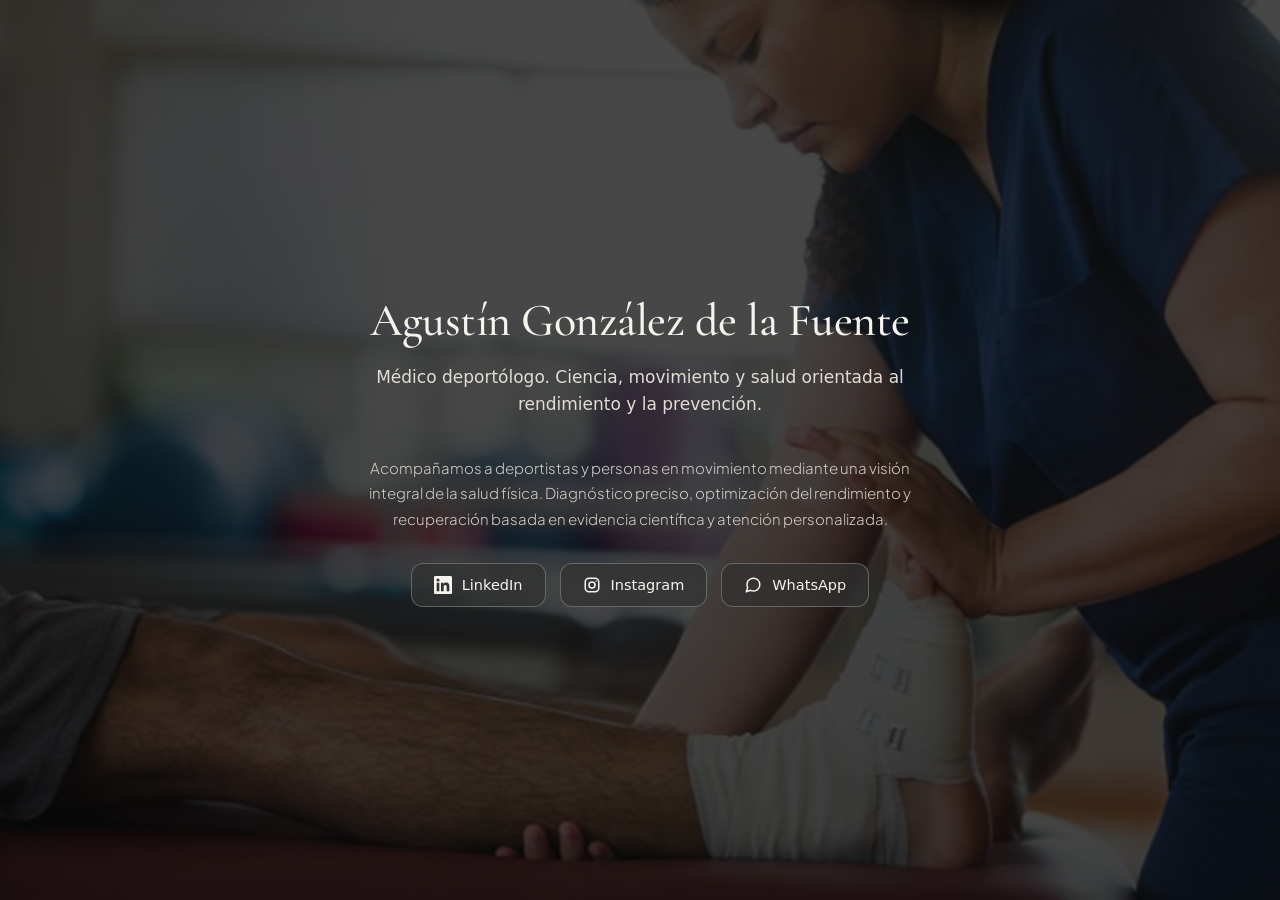
<file: index3.html>
<!DOCTYPE html>
<html lang="es">
<head>
    <meta charset="UTF-8">
    <meta name="viewport" content="width=device-width, initial-scale=1.0">
    <title>Agustín González de la Fuente - Médico Deportólogo</title>
    <!-- Importamos fuentes de alta gama desde Google Fonts -->
    <link rel="preconnect" href="https://fonts.googleapis.com">
    <link rel="preconnect" href="https://fonts.gstatic.com" crossorigin>
    <link href="https://fonts.googleapis.com/css2?family=Cormorant+Garamond:ital,wght@0,400;0,500;1,400&family=Plus+Jakarta+Sans:wght@300;400;500&display=swap" rel="stylesheet">
    
    <!-- Conectamos con el archivo CSS -->
    <link rel="stylesheet" href="style.css">
    
    <!-- Estilos específicos con velo negro exagerado para probar legibilidad -->
    <style>
        body, html {
            font-family: 'Plus Jakarta Sans', sans-serif;
        }
        .hero-titulo {
            font-family: 'Cormorant Garamond', serif;
            font-size: 46px;
            font-weight: 500;
            letter-spacing: -0.5px;
        }
        /* Fondo con la imagen */
        .hero-background {
            background-image: url('clinica deporte web 2.jpg');
        }
        /* Velo negro exagerado (opacidad alta al 75% para máxima legibilidad) */
        .hero-overlay {
            background-color: rgba(10, 10, 10, 0.75); 
        }
        /* Botones con borde redondeado */
        .btn-minimal {
            border-radius: 12px;
        }
        /* Estilo para el párrafo extendido */
        .hero-bio-extendida {
            font-size: 15px;
            color: #d1cbc3;
            margin-bottom: 32px;
            line-height: 1.7;
            font-weight: 300;
            max-width: 580px;
            margin-left: auto;
            margin-right: auto;
        }
    </style>
</head>
<body>

    <!-- Contenedor con la imagen de fondo y el velo oscuro profundo -->
    <div class="hero-background">
        <div class="hero-overlay"></div>
        
        <div class="hero-contenido">
            <h1 class="hero-titulo">Agustín González de la Fuente</h1>
            <p class="hero-subtitulo">Médico deportólogo. Ciencia, movimiento y salud orientada al rendimiento y la prevención.</p>
            
            <!-- Texto extendido -->
            <p class="hero-bio-extendida">
                Acompañamos a deportistas y personas en movimiento mediante una visión integral de la salud física. Diagnóstico preciso, optimización del rendimiento y recuperación basada en evidencia científica y atención personalizada.
            </p>

            <!-- Botones minimalistas -->
            <div class="contenedor-botones">
                <!-- LinkedIn -->
                <a href="#" target="_blank" rel="noopener noreferrer" class="btn-minimal">
                    <svg class="icono-svg" xmlns="http://www.w3.org/2000/svg" width="18" height="18" viewBox="0 0 24 24" fill="currentColor">
                        <path d="M20.447 20.452h-3.554v-5.569c0-1.328-.027-3.037-1.852-3.037-1.853 0-2.136 1.445-2.136 2.939v5.667H9.35V9h3.414v1.561h.049c.476-.9 1.637-1.85 3.37-1.85 3.601 0 4.267 2.37 4.267 5.455v6.286zM5.337 7.433a2.062 2.062 0 1 1 0-4.124 2.062 2.062 0 0 1 0 4.124zM7.119 20.452H3.555V9h3.564v11.452zM22.225 0H1.771C.792 0 0 .774 0 1.729v20.542C0 23.227.792 24 1.771 24h20.451C23.2 24 24 23.227 24 22.271V1.729C24 .774 23.2 0 22.222 0h.003z"/>
                    </svg>
                    <span>LinkedIn</span>
                </a>

                <!-- Instagram -->
                <a href="#" target="_blank" rel="noopener noreferrer" class="btn-minimal">
                    <svg class="icono-svg" xmlns="http://www.w3.org/2000/svg" width="18" height="18" viewBox="0 0 24 24" fill="none" stroke="currentColor" stroke-width="2" stroke-linecap="round" stroke-linejoin="round">
                        <rect x="3" y="3" width="18" height="18" rx="5"/>
                        <circle cx="12" cy="12" r="4"/>
                        <circle cx="17.5" cy="6.5" r="1" fill="currentColor" stroke="none"/>
                    </svg>
                    <span>Instagram</span>
                </a>

                <!-- WhatsApp -->
                <a href="#" target="_blank" rel="noopener noreferrer" class="btn-minimal">
                    <svg class="icono-svg" xmlns="http://www.w3.org/2000/svg" width="18" height="18" viewBox="0 0 24 24" fill="none" stroke="currentColor" stroke-width="2" stroke-linecap="round" stroke-linejoin="round">
                        <path d="M21 11.5a8.38 8.38 0 0 1-.9 3.8 8.5 8.5 0 0 1-7.6 4.7 8.38 8.38 0 0 1-3.8-.9L3 21l1.9-5.7a8.38 8.38 0 0 1-.9-3.8 8.5 8.5 0 0 1 4.7-7.6 8.38 8.38 0 0 1 3.8-.9h.5a8.48 8.48 0 0 1 8 8v.5z"/>
                    </svg>
                    <span>WhatsApp</span>
                </a>
            </div>
        </div>
    </div>

</body>
</html>
</file>
<file: style.css>
/* Configuración general de la página inmersiva */
* {
    margin: 0;
    padding: 0;
    box-sizing: border-box;
}

body, html {
    height: 100%;
    font-family: 'Georgia', 'Times New Roman', serif;
}

/* Contenedor principal con la foto de fondo */
.hero-background {
    position: relative;
    width: 100%;
    height: 100vh;
    background-image: url('clinica deporte web.jpg');
    background-size: cover;
    background-position: center;
    display: flex;
    align-items: center;
    justify-content: center;
}

/* Velo oscuro sutil (Overlay) para asegurar que la foto brille pero el texto sea legible */
.hero-overlay {
    position: absolute;
    top: 0;
    left: 0;
    width: 100%;
    height: 100%;
    background-color: rgba(20, 20, 20, 0.45);
    z-index: 1;
}

/* Contenido flotante central */
.hero-contenido {
    position: relative;
    z-index: 2;
    text-align: center;
    max-width: 680px;
    padding: 0 24px;
    color: #f7f4ee;
}

/* Título H1 elegante */
.hero-titulo {
    font-size: 38px;
    font-weight: 400;
    letter-spacing: -0.5px;
    margin-bottom: 16px;
    line-height: 1.2;
}

/* Breve bio / subtítulo */
.hero-subtitulo {
    font-size: 17px;
    color: #e2dcd5;
    margin-bottom: 36px;
    line-height: 1.6;
    font-family: system-ui, -apple-system, sans-serif;
    font-weight: 300;
}

/* Contenedor de botones */
.contenedor-botones {
    display: flex;
    justify-content: center;
    gap: 14px;
    flex-wrap: wrap;
}

/* Estilo de los botones minimalistas */
.btn-minimal {
    display: inline-flex;
    align-items: center;
    gap: 10px;
    background-color: rgba(50, 50, 50, 0.75);
    color: #f7f4ee;
    border: 1px solid rgba(255, 255, 255, 0.25);
    padding: 12px 22px;
    border-radius: 6px;
    text-decoration: none;
    font-size: 14.5px;
    font-family: system-ui, -apple-system, sans-serif;
    font-weight: 500;
    backdrop-filter: blur(4px);
    transition: all 0.3s ease;
}

/* Efecto Hover: Pasa a blanco con texto oscuro */
.btn-minimal:hover {
    background-color: #ffffff;
    color: #1a1a1a;
    border-color: #ffffff;
    transform: translateY(-2px);
}

/* Ajustes para celulares */
@media (max-width: 600px) {
    .hero-titulo {
        font-size: 28px;
    }
    .hero-subtitulo {
        font-size: 15px;
    }
    .contenedor-botones {
        flex-direction: column;
        align-items: stretch;
    }
    .btn-minimal {
        justify-content: center;
    }
}
</file>
